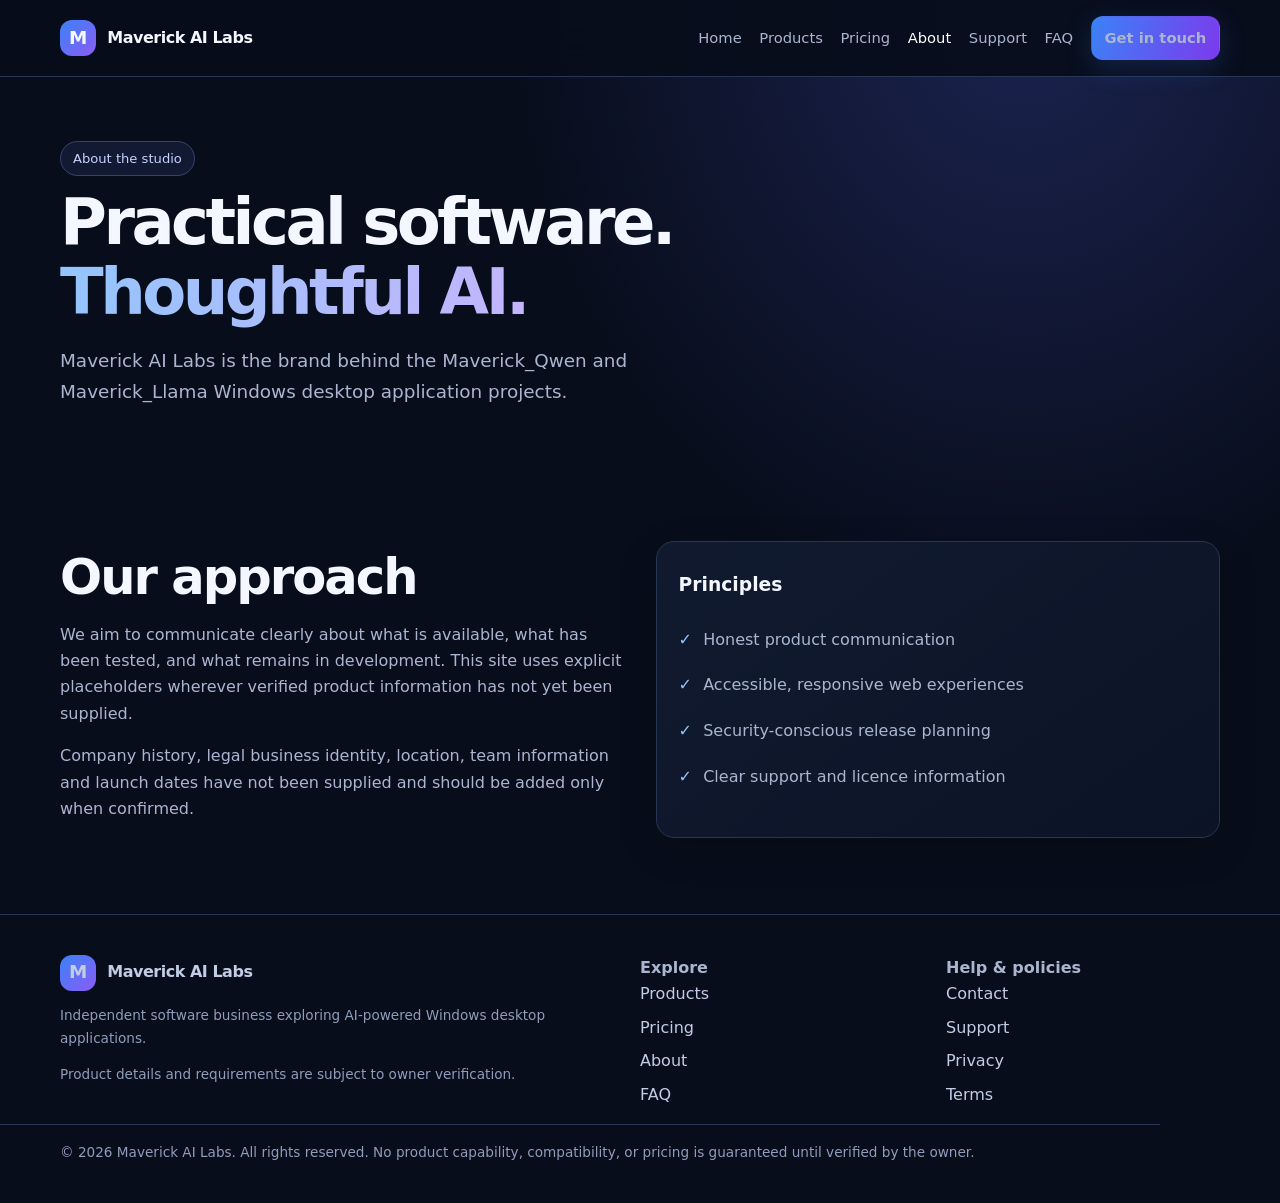
<file: about.html>
<!doctype html>
<html lang="en">
<head>
  <meta charset="utf-8">
  <meta name="viewport" content="width=device-width, initial-scale=1">

  <title>About | Maverick AI Labs</title>
  <meta name="description" content="Learn about Maverick AI Labs, an independent software business developing AI-powered desktop applications.">
  <meta name="theme-color" content="#080d1b">

  <meta property="og:type" content="website">
  <meta property="og:title" content="About | Maverick AI Labs">
  <meta property="og:description" content="Learn about Maverick AI Labs, an independent software business developing AI-powered desktop applications.">
  <meta property="og:site_name" content="Maverick AI Labs">

  <link rel="icon" href="favicon.svg" type="image/svg+xml">
  <link rel="stylesheet" href="styles.css">
</head>

<body>
  <a class="skip" href="#main">Skip to content</a>

  <header class="site-header">
    <div class="wrap nav">
      <a class="brand" href="index.html">
        <span class="brand-mark" aria-hidden="true">M</span>
        <span>Maverick AI Labs</span>
      </a>

      <button class="menu-toggle" type="button"
        aria-expanded="false" aria-controls="primary-nav">
        Menu
      </button>

      <nav class="nav-links" id="primary-nav" aria-label="Primary navigation">
        <a href="index.html">Home</a>
        <a href="products.html">Products</a>
        <a href="pricing.html">Pricing</a>
        <a href="about.html" aria-current="page">About</a>
        <a href="support.html">Support</a>
        <a href="faq.html">FAQ</a>
        <a class="button primary small" href="contact.html">Get in touch</a>
      </nav>
    </div>
  </header>

  <main id="main">
    <section class="page-hero">
      <div class="wrap">
        <span class="eyebrow">About the studio</span>
        <h1>
          Practical software.<br>
          <span class="gradient">Thoughtful AI.</span>
        </h1>
        <p class="lead">
          Maverick AI Labs is the brand behind the Maverick_Qwen and
          Maverick_Llama Windows desktop application projects.
        </p>
      </div>
    </section>

    <section class="section">
      <div class="wrap split">
        <div>
          <h2>Our approach</h2>
          <p class="muted">
            We aim to communicate clearly about what is available, what has
            been tested, and what remains in development. This site uses
            explicit placeholders wherever verified product information
            has not yet been supplied.
          </p>
          <p class="muted">
            Company history, legal business identity, location, team
            information and launch dates have not been supplied and should
            be added only when confirmed.
          </p>
        </div>

        <div class="card">
          <h3>Principles</h3>
          <ul class="feature-list">
            <li>Honest product communication</li>
            <li>Accessible, responsive web experiences</li>
            <li>Security-conscious release planning</li>
            <li>Clear support and licence information</li>
          </ul>
        </div>
      </div>
    </section>
  </main>

  <footer class="footer">
    <div class="wrap footer-grid">
      <div>
        <a class="brand" href="index.html">
          <span class="brand-mark" aria-hidden="true">M</span>
          <span>Maverick AI Labs</span>
        </a>
        <p class="tiny">
          Independent software business exploring AI-powered Windows
          desktop applications.
        </p>
        <p class="tiny">
          Product details and requirements are subject to owner verification.
        </p>
      </div>

      <div>
        <strong>Explore</strong>
        <div class="footer-links">
          <a href="products.html">Products</a>
          <a href="pricing.html">Pricing</a>
          <a href="about.html">About</a>
          <a href="faq.html">FAQ</a>
        </div>
      </div>

      <div>
        <strong>Help &amp; policies</strong>
        <div class="footer-links">
          <a href="contact.html">Contact</a>
          <a href="support.html">Support</a>
          <a href="privacy.html">Privacy</a>
          <a href="terms.html">Terms</a>
        </div>
      </div>
    </div>

    <div class="wrap divider"></div>

    <div class="wrap tiny">
      © <span id="year">2026</span> Maverick AI Labs. All rights reserved.
      No product capability, compatibility, or pricing is guaranteed
      until verified by the owner.
    </div>
  </footer>

  <script src="config.js" defer></script>
  <script src="main.js" defer></script>
</body>
</html>
</file>
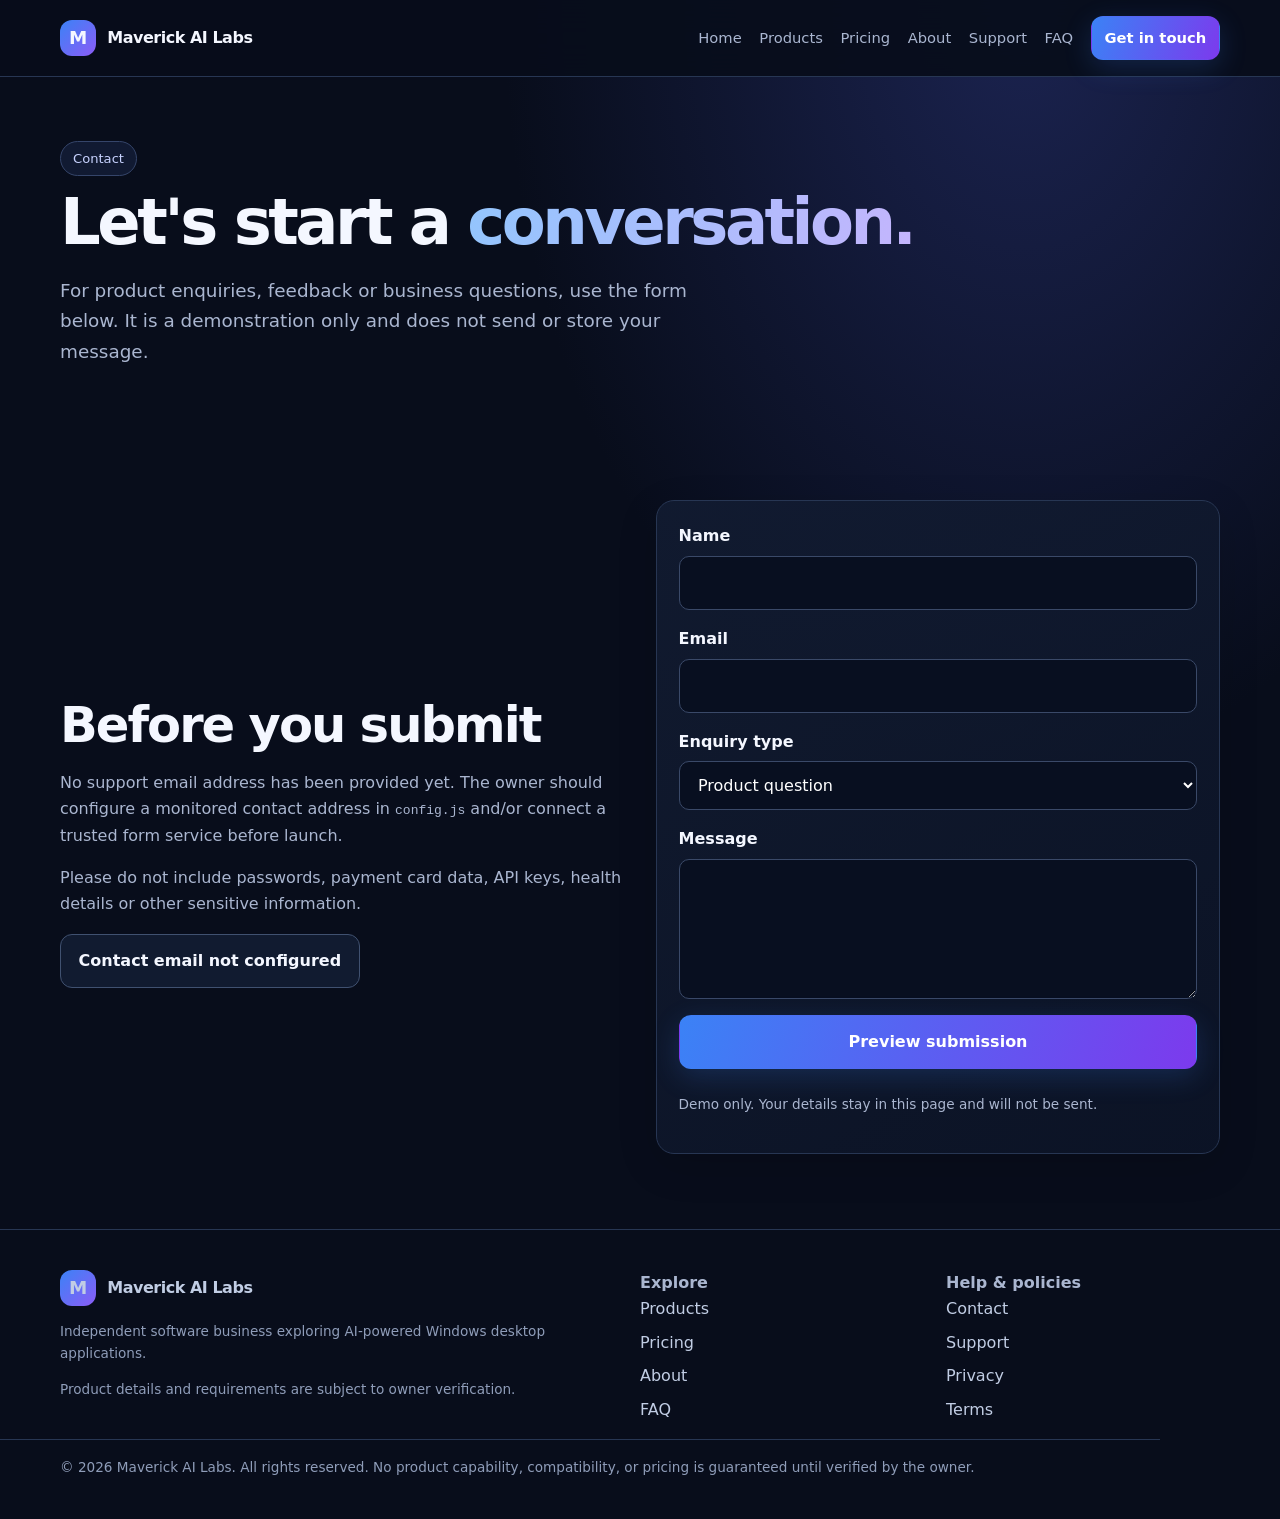
<file: contact.html>
<!doctype html>
<html lang="en">
<head>
  <meta charset="utf-8">
  <meta name="viewport" content="width=device-width, initial-scale=1">

  <title>Contact | Maverick AI Labs</title>
  <meta name="description" content="Contact Maverick AI Labs about product questions, launch interest and business enquiries.">
  <meta name="theme-color" content="#080d1b">

  <meta property="og:type" content="website">
  <meta property="og:title" content="Contact | Maverick AI Labs">
  <meta property="og:description" content="Contact Maverick AI Labs about product questions, launch interest and business enquiries.">
  <meta property="og:site_name" content="Maverick AI Labs">

  <link rel="icon" href="favicon.svg" type="image/svg+xml">
  <link rel="stylesheet" href="styles.css">
</head>

<body>
  <a class="skip" href="#main">Skip to content</a>

  <header class="site-header">
    <div class="wrap nav">
      <a class="brand" href="index.html">
        <span class="brand-mark" aria-hidden="true">M</span>
        <span>Maverick AI Labs</span>
      </a>

      <button class="menu-toggle" type="button"
        aria-expanded="false" aria-controls="primary-nav">
        Menu
      </button>

      <nav class="nav-links" id="primary-nav" aria-label="Primary navigation">
        <a href="index.html">Home</a>
        <a href="products.html">Products</a>
        <a href="pricing.html">Pricing</a>
        <a href="about.html">About</a>
        <a href="support.html">Support</a>
        <a href="faq.html">FAQ</a>
        <a class="button primary small" href="contact.html" aria-current="page">Get in touch</a>
      </nav>
    </div>
  </header>

  <main id="main">
    <section class="page-hero">
      <div class="wrap">
        <span class="eyebrow">Contact</span>
        <h1>Let's start a <span class="gradient">conversation.</span></h1>
        <p class="lead">
          For product enquiries, feedback or business questions, use the form
          below. It is a demonstration only and does not send or store your message.
        </p>
      </div>
    </section>

    <section class="section">
      <div class="wrap split">
        <div class="content">
          <h2>Before you submit</h2>
          <p class="muted">
            No support email address has been provided yet. The owner should
            configure a monitored contact address in <code>config.js</code>
            and/or connect a trusted form service before launch.
          </p>
          <p class="muted">
            Please do not include passwords, payment card data, API keys,
            health details or other sensitive information.
          </p>
          <a data-contact-email href="mailto:" class="button secondary">
            Contact email not configured
          </a>
        </div>

        <div class="card">
          <form class="form" data-demo-form>
            <div class="field">
              <label for="name">Name</label>
              <input id="name" name="name" autocomplete="name"
                required maxlength="100">
            </div>

            <div class="field">
              <label for="email">Email</label>
              <input id="email" name="email" type="email"
                autocomplete="email" required maxlength="254">
            </div>

            <div class="field">
              <label for="topic">Enquiry type</label>
              <select id="topic" name="topic">
                <option>Product question</option>
                <option>Launch interest</option>
                <option>Business enquiry</option>
                <option>Other</option>
              </select>
            </div>

            <div class="field">
              <label for="message">Message</label>
              <textarea id="message" name="message"
                required maxlength="3000"></textarea>
            </div>

            <button class="button primary" type="submit">
              Preview submission
            </button>

            <p class="tiny" role="status" aria-live="polite">
              Demo only. Your details stay in this page and will not be sent.
            </p>
          </form>
        </div>
      </div>
    </section>
  </main>

  <footer class="footer">
    <div class="wrap footer-grid">
      <div>
        <a class="brand" href="index.html">
          <span class="brand-mark" aria-hidden="true">M</span>
          <span>Maverick AI Labs</span>
        </a>
        <p class="tiny">
          Independent software business exploring AI-powered Windows
          desktop applications.
        </p>
        <p class="tiny">
          Product details and requirements are subject to owner verification.
        </p>
      </div>

      <div>
        <strong>Explore</strong>
        <div class="footer-links">
          <a href="products.html">Products</a>
          <a href="pricing.html">Pricing</a>
          <a href="about.html">About</a>
          <a href="faq.html">FAQ</a>
        </div>
      </div>

      <div>
        <strong>Help &amp; policies</strong>
        <div class="footer-links">
          <a href="contact.html">Contact</a>
          <a href="support.html">Support</a>
          <a href="privacy.html">Privacy</a>
          <a href="terms.html">Terms</a>
        </div>
      </div>
    </div>

    <div class="wrap divider"></div>

    <div class="wrap tiny">
      © <span id="year">2026</span> Maverick AI Labs. All rights reserved.
      No product capability, compatibility, or pricing is guaranteed
      until verified by the owner.
    </div>
  </footer>

  <script src="config.js" defer></script>
  <script src="main.js" defer></script>
</body>
</html>
</file>
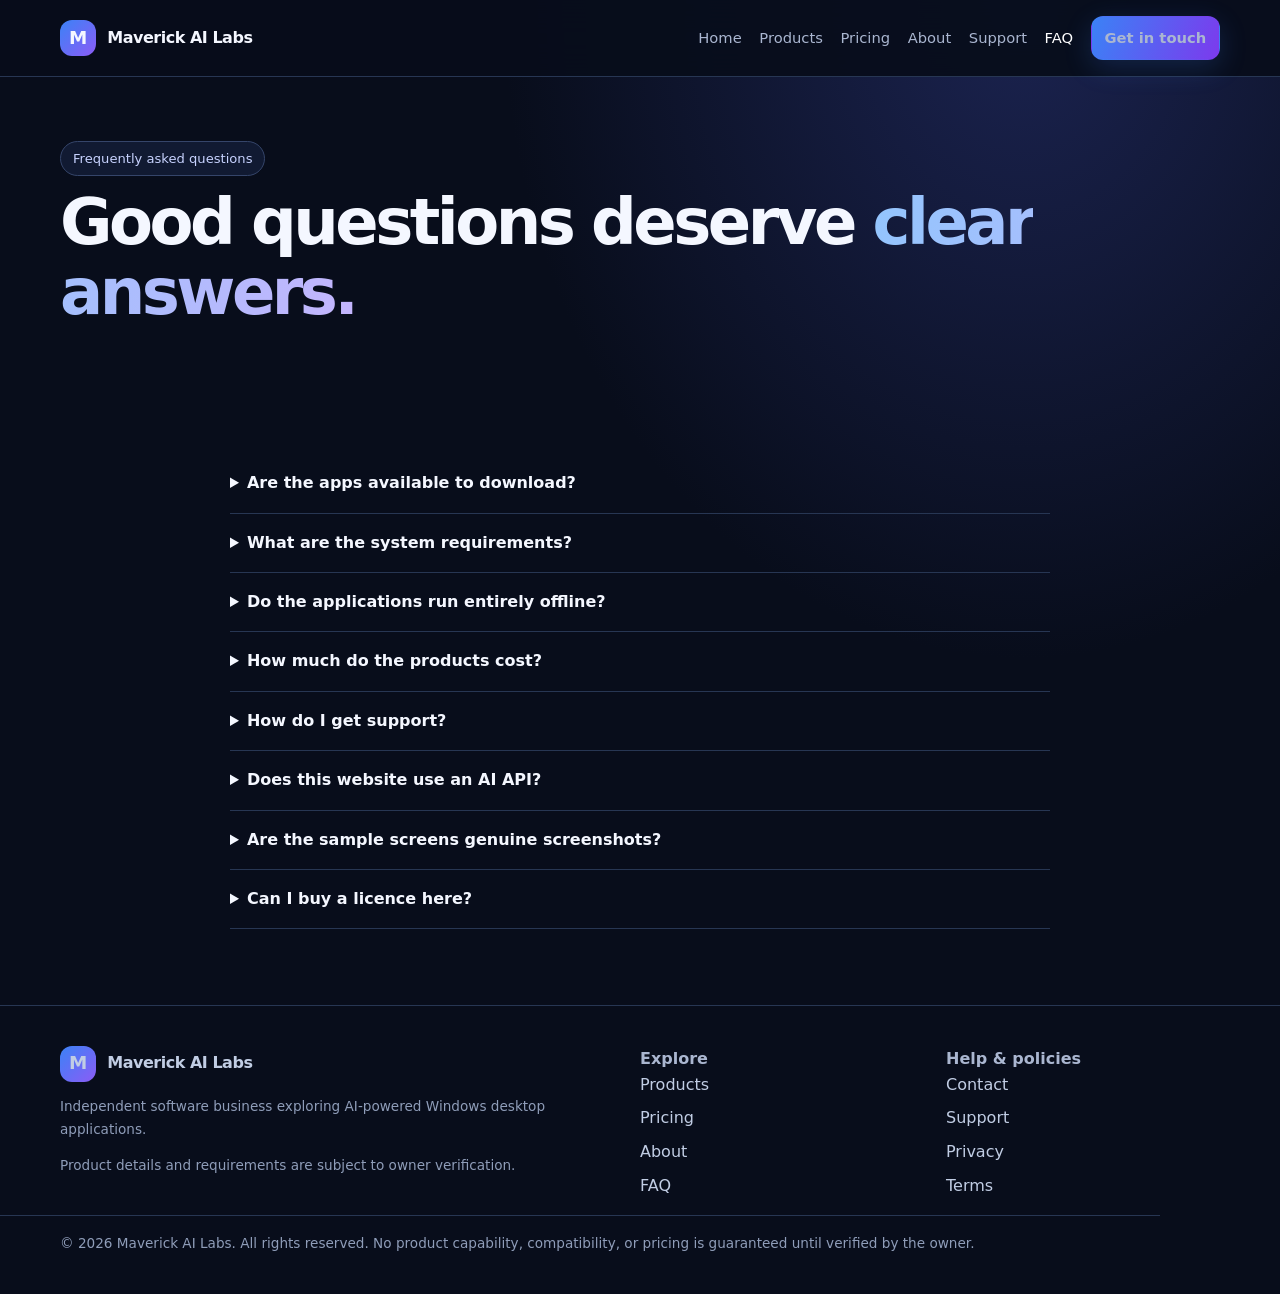
<file: faq.html>
<!doctype html>
<html lang="en">
<head>
  <meta charset="utf-8">
  <meta name="viewport" content="width=device-width, initial-scale=1">

  <title>FAQ | Maverick AI Labs</title>
  <meta name="description" content="Frequently asked questions about Maverick AI Labs, Maverick_Qwen, Maverick_Llama, availability and installation.">
  <meta name="theme-color" content="#080d1b">

  <meta property="og:type" content="website">
  <meta property="og:title" content="FAQ | Maverick AI Labs">
  <meta property="og:description" content="Frequently asked questions about Maverick AI Labs, Maverick_Qwen, Maverick_Llama, availability and installation.">
  <meta property="og:site_name" content="Maverick AI Labs">

  <link rel="icon" href="favicon.svg" type="image/svg+xml">
  <link rel="stylesheet" href="styles.css">
</head>

<body>
  <a class="skip" href="#main">Skip to content</a>

  <header class="site-header">
    <div class="wrap nav">
      <a class="brand" href="index.html">
        <span class="brand-mark" aria-hidden="true">M</span>
        <span>Maverick AI Labs</span>
      </a>

      <button class="menu-toggle" type="button"
        aria-expanded="false" aria-controls="primary-nav">
        Menu
      </button>

      <nav class="nav-links" id="primary-nav" aria-label="Primary navigation">
        <a href="index.html">Home</a>
        <a href="products.html">Products</a>
        <a href="pricing.html">Pricing</a>
        <a href="about.html">About</a>
        <a href="support.html">Support</a>
        <a href="faq.html" aria-current="page">FAQ</a>
        <a class="button primary small" href="contact.html">Get in touch</a>
      </nav>
    </div>
  </header>

  <main id="main">
    <section class="page-hero">
      <div class="wrap">
        <span class="eyebrow">Frequently asked questions</span>
        <h1>Good questions deserve <span class="gradient">clear answers.</span></h1>
      </div>
    </section>

    <section class="section">
      <div class="wrap content">

        <details class="faq-item">
          <summary>Are the apps available to download?</summary>
          <p>
            No verified download or installer is published on this website yet.
            A download link should be added only after the owner confirms a
            release artifact and official distribution source.
          </p>
        </details>

        <details class="faq-item">
          <summary>What are the system requirements?</summary>
          <p>
            Verified Windows versions, CPU, RAM, storage and GPU requirements
            have not been supplied. Check the relevant product page after the
            owner publishes tested requirements.
          </p>
        </details>

        <details class="faq-item">
          <summary>Do the applications run entirely offline?</summary>
          <p>
            This has not been verified. Offline behaviour, model downloads,
            telemetry and network requirements must be documented from actual
            product testing before making a claim.
          </p>
        </details>

        <details class="faq-item">
          <summary>How much do the products cost?</summary>
          <p>
            Pricing has not been announced. The site does not accept payments.
          </p>
        </details>

        <details class="faq-item">
          <summary>How do I get support?</summary>
          <p>
            The website has a demo contact form but no connected ticketing
            service. A monitored contact channel must be configured before launch.
          </p>
        </details>

        <details class="faq-item">
          <summary>Does this website use an AI API?</summary>
          <p>
            No. This is a static marketing website and it does not connect to
            a paid AI API or run either desktop application.
          </p>
        </details>

        <details class="faq-item">
          <summary>Are the sample screens genuine screenshots?</summary>
          <p>
            No. They are clearly labelled illustrative mockups and do not show
            a live application.
          </p>
        </details>

        <details class="faq-item">
          <summary>Can I buy a licence here?</summary>
          <p>
            No. There is no checkout, payment processor or automated licence
            delivery. Licence terms must be finalized before sales begin.
          </p>
        </details>

      </div>
    </section>
  </main>

  <footer class="footer">
    <div class="wrap footer-grid">
      <div>
        <a class="brand" href="index.html">
          <span class="brand-mark" aria-hidden="true">M</span>
          <span>Maverick AI Labs</span>
        </a>
        <p class="tiny">
          Independent software business exploring AI-powered Windows
          desktop applications.
        </p>
        <p class="tiny">
          Product details and requirements are subject to owner verification.
        </p>
      </div>

      <div>
        <strong>Explore</strong>
        <div class="footer-links">
          <a href="products.html">Products</a>
          <a href="pricing.html">Pricing</a>
          <a href="about.html">About</a>
          <a href="faq.html">FAQ</a>
        </div>
      </div>

      <div>
        <strong>Help &amp; policies</strong>
        <div class="footer-links">
          <a href="contact.html">Contact</a>
          <a href="support.html">Support</a>
          <a href="privacy.html">Privacy</a>
          <a href="terms.html">Terms</a>
        </div>
      </div>
    </div>

    <div class="wrap divider"></div>

    <div class="wrap tiny">
      © <span id="year">2026</span> Maverick AI Labs. All rights reserved.
      No product capability, compatibility, or pricing is guaranteed
      until verified by the owner.
    </div>
  </footer>

  <script src="config.js" defer></script>
  <script src="main.js" defer></script>
</body>
</html>
</file>
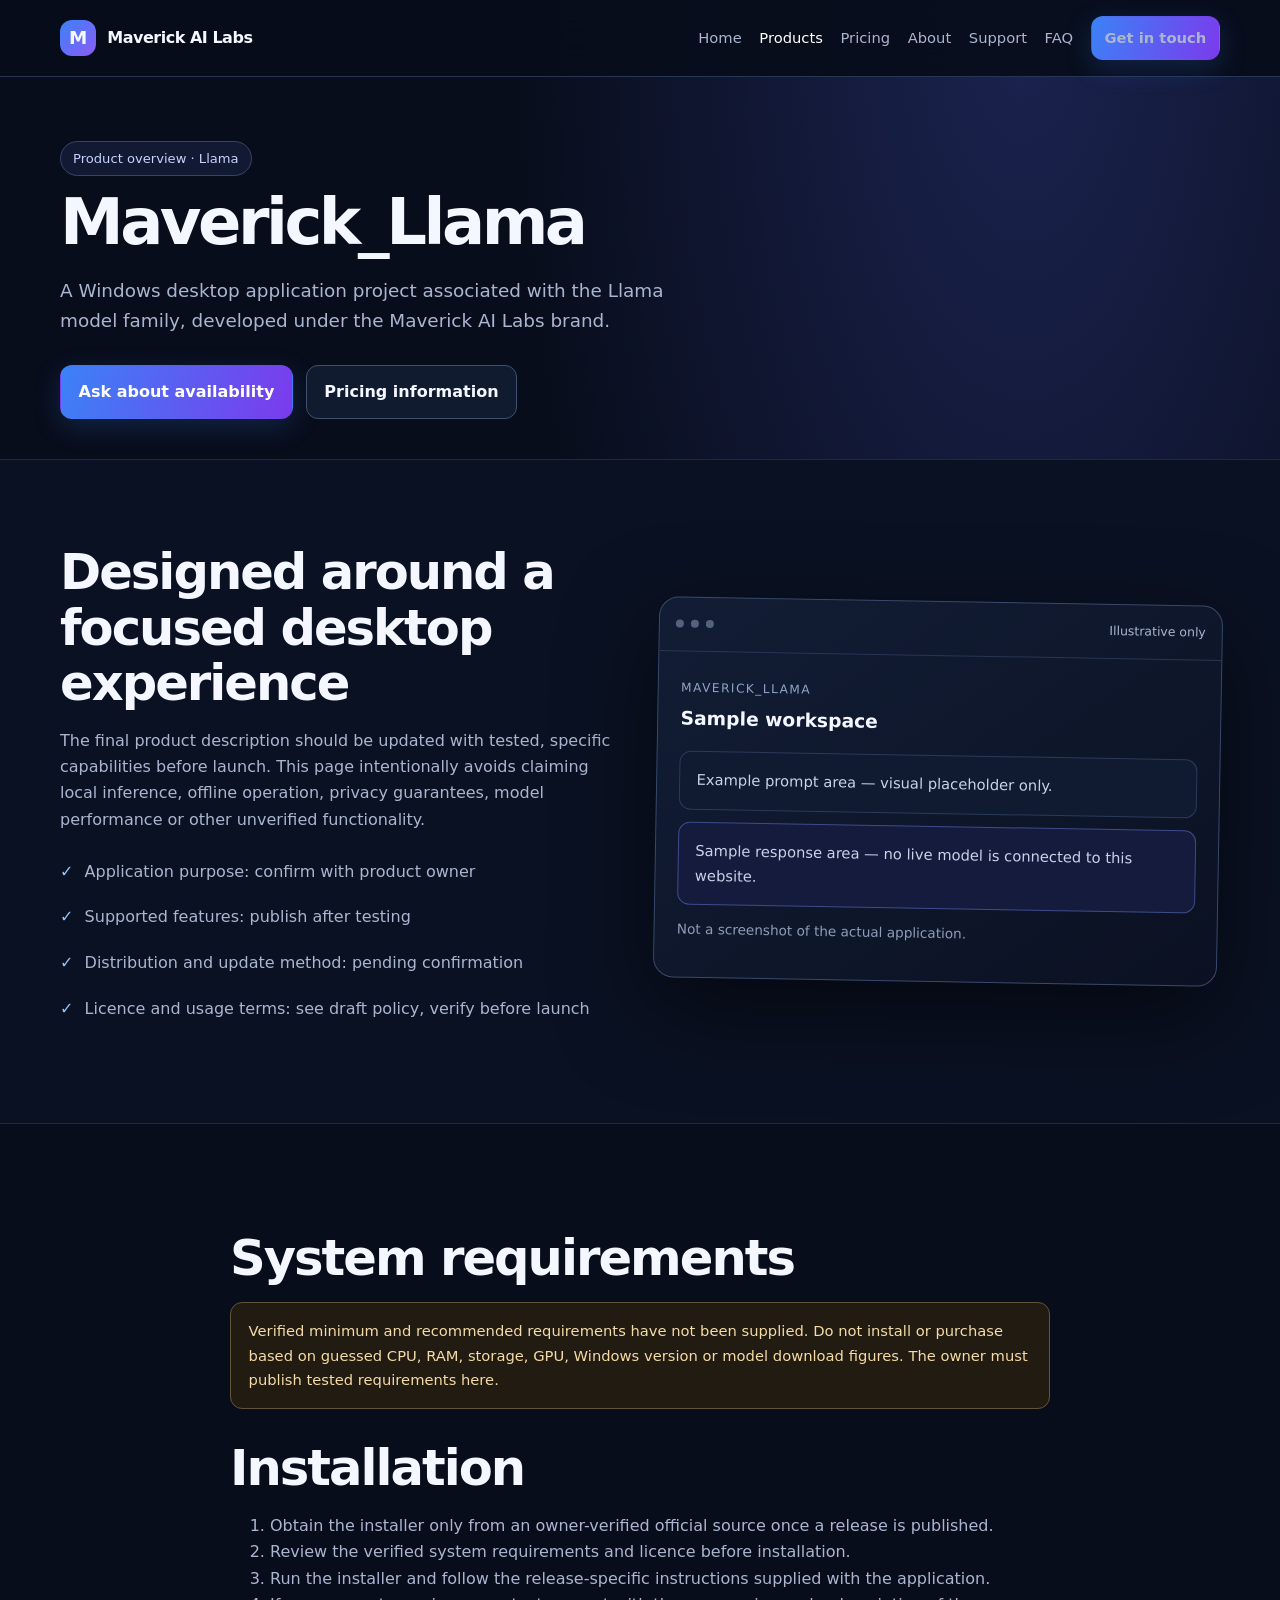
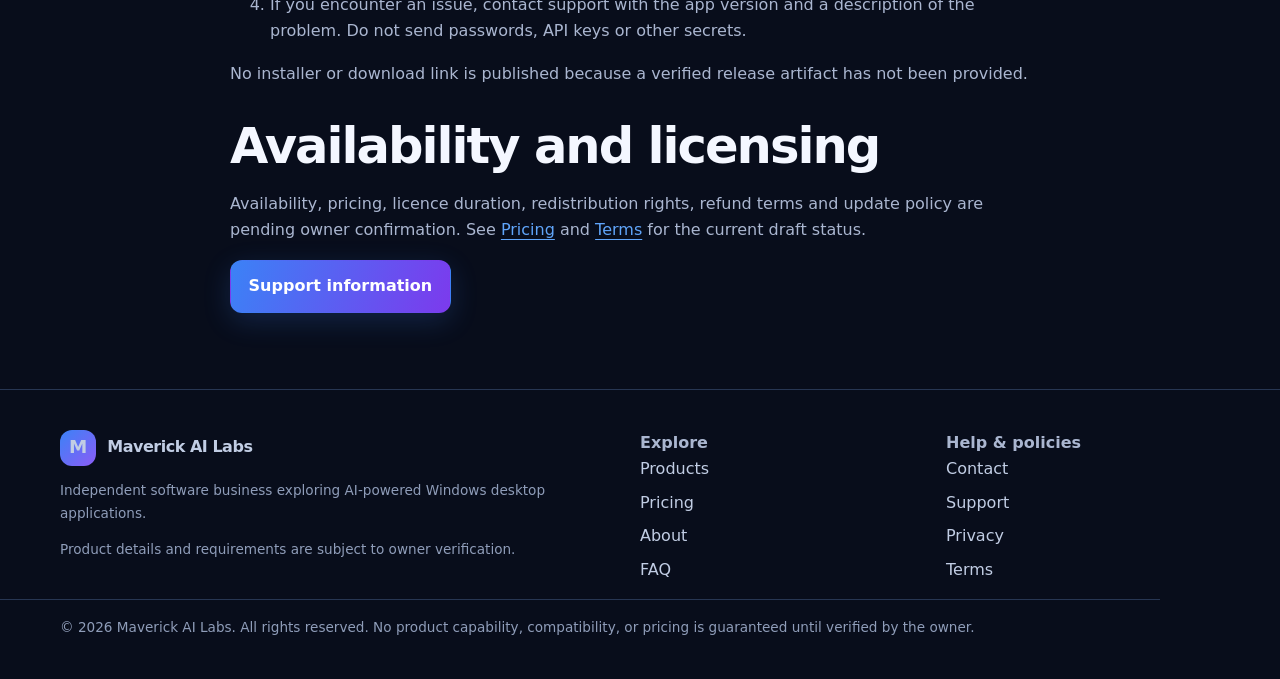
<file: maverick-llama.html>
<!doctype html>
<html lang="en">
<head>
  <meta charset="utf-8">
  <meta name="viewport" content="width=device-width, initial-scale=1">

  <title>Maverick_Llama | Maverick AI Labs</title>
  <meta name="description" content="Maverick_Llama is an AI-powered Windows desktop application project associated with the Llama model family. Features and requirements are pending verification.">
  <meta name="theme-color" content="#080d1b">

  <meta property="og:type" content="website">
  <meta property="og:title" content="Maverick_Llama | Maverick AI Labs">
  <meta property="og:description" content="Maverick_Llama is an AI-powered Windows desktop application project associated with the Llama model family. Features and requirements are pending verification.">
  <meta property="og:site_name" content="Maverick AI Labs">

  <link rel="icon" href="favicon.svg" type="image/svg+xml">
  <link rel="stylesheet" href="styles.css">
</head>

<body>
  <a class="skip" href="#main">Skip to content</a>

  <header class="site-header">
    <div class="wrap nav">
      <a class="brand" href="index.html">
        <span class="brand-mark" aria-hidden="true">M</span>
        <span>Maverick AI Labs</span>
      </a>

      <button class="menu-toggle" type="button"
        aria-expanded="false" aria-controls="primary-nav">
        Menu
      </button>

      <nav class="nav-links" id="primary-nav" aria-label="Primary navigation">
        <a href="index.html">Home</a>
        <a href="products.html" aria-current="page">Products</a>
        <a href="pricing.html">Pricing</a>
        <a href="about.html">About</a>
        <a href="support.html">Support</a>
        <a href="faq.html">FAQ</a>
        <a class="button primary small" href="contact.html">Get in touch</a>
      </nav>
    </div>
  </header>

  <main id="main">
    <section class="page-hero">
      <div class="wrap">
        <span class="eyebrow">Product overview · Llama</span>
        <h1>Maverick_Llama</h1>
        <p class="lead">
          A Windows desktop application project associated with the Llama
          model family, developed under the Maverick AI Labs brand.
        </p>
        <div class="actions">
          <a class="button primary" href="contact.html">Ask about availability</a>
          <a class="button secondary" href="pricing.html">Pricing information</a>
        </div>
      </div>
    </section>

    <section class="section alt">
      <div class="wrap split">
        <div>
          <h2>Designed around a focused desktop experience</h2>
          <p class="muted">
            The final product description should be updated with tested,
            specific capabilities before launch. This page intentionally
            avoids claiming local inference, offline operation, privacy
            guarantees, model performance or other unverified functionality.
          </p>
          <ul class="feature-list">
            <li>Application purpose: confirm with product owner</li>
            <li>Supported features: publish after testing</li>
            <li>Distribution and update method: pending confirmation</li>
            <li>Licence and usage terms: see draft policy, verify before launch</li>
          </ul>
        </div>

        <div class="mock-window">
          <div class="window-bar">
            <i></i><i></i><i></i>
            <span class="window-title">Illustrative only</span>
          </div>
          <div class="mock-body">
            <span class="mock-label">Maverick_Llama</span>
            <h3>Sample workspace</h3>
            <div class="chat">
              Example prompt area — visual placeholder only.
            </div>
            <div class="chat answer">
              Sample response area — no live model is connected to this website.
            </div>
            <p class="tiny">Not a screenshot of the actual application.</p>
          </div>
        </div>
      </div>
    </section>

    <section class="section">
      <div class="wrap content">
        <h2>System requirements</h2>
        <div class="notice">
          Verified minimum and recommended requirements have not been supplied.
          Do not install or purchase based on guessed CPU, RAM, storage, GPU,
          Windows version or model download figures. The owner must publish
          tested requirements here.
        </div>

        <h2>Installation</h2>
        <ol>
          <li>
            Obtain the installer only from an owner-verified official source
            once a release is published.
          </li>
          <li>
            Review the verified system requirements and licence before installation.
          </li>
          <li>
            Run the installer and follow the release-specific instructions
            supplied with the application.
          </li>
          <li>
            If you encounter an issue, contact support with the app version
            and a description of the problem. Do not send passwords, API keys
            or other secrets.
          </li>
        </ol>

        <p class="muted">
          No installer or download link is published because a verified
          release artifact has not been provided.
        </p>

        <h2>Availability and licensing</h2>
        <p class="muted">
          Availability, pricing, licence duration, redistribution rights,
          refund terms and update policy are pending owner confirmation.
          See <a href="pricing.html">Pricing</a> and
          <a href="terms.html">Terms</a> for the current draft status.
        </p>

        <a class="button primary" href="support.html">Support information</a>
      </div>
    </section>
  </main>

  <footer class="footer">
    <div class="wrap footer-grid">
      <div>
        <a class="brand" href="index.html">
          <span class="brand-mark" aria-hidden="true">M</span>
          <span>Maverick AI Labs</span>
        </a>
        <p class="tiny">
          Independent software business exploring AI-powered Windows
          desktop applications.
        </p>
        <p class="tiny">
          Product details and requirements are subject to owner verification.
        </p>
      </div>

      <div>
        <strong>Explore</strong>
        <div class="footer-links">
          <a href="products.html">Products</a>
          <a href="pricing.html">Pricing</a>
          <a href="about.html">About</a>
          <a href="faq.html">FAQ</a>
        </div>
      </div>

      <div>
        <strong>Help &amp; policies</strong>
        <div class="footer-links">
          <a href="contact.html">Contact</a>
          <a href="support.html">Support</a>
          <a href="privacy.html">Privacy</a>
          <a href="terms.html">Terms</a>
        </div>
      </div>
    </div>

    <div class="wrap divider"></div>

    <div class="wrap tiny">
      © <span id="year">2026</span> Maverick AI Labs. All rights reserved.
      No product capability, compatibility, or pricing is guaranteed
      until verified by the owner.
    </div>
  </footer>

  <script src="config.js" defer></script>
  <script src="main.js" defer></script>
</body>
</html>
</file>
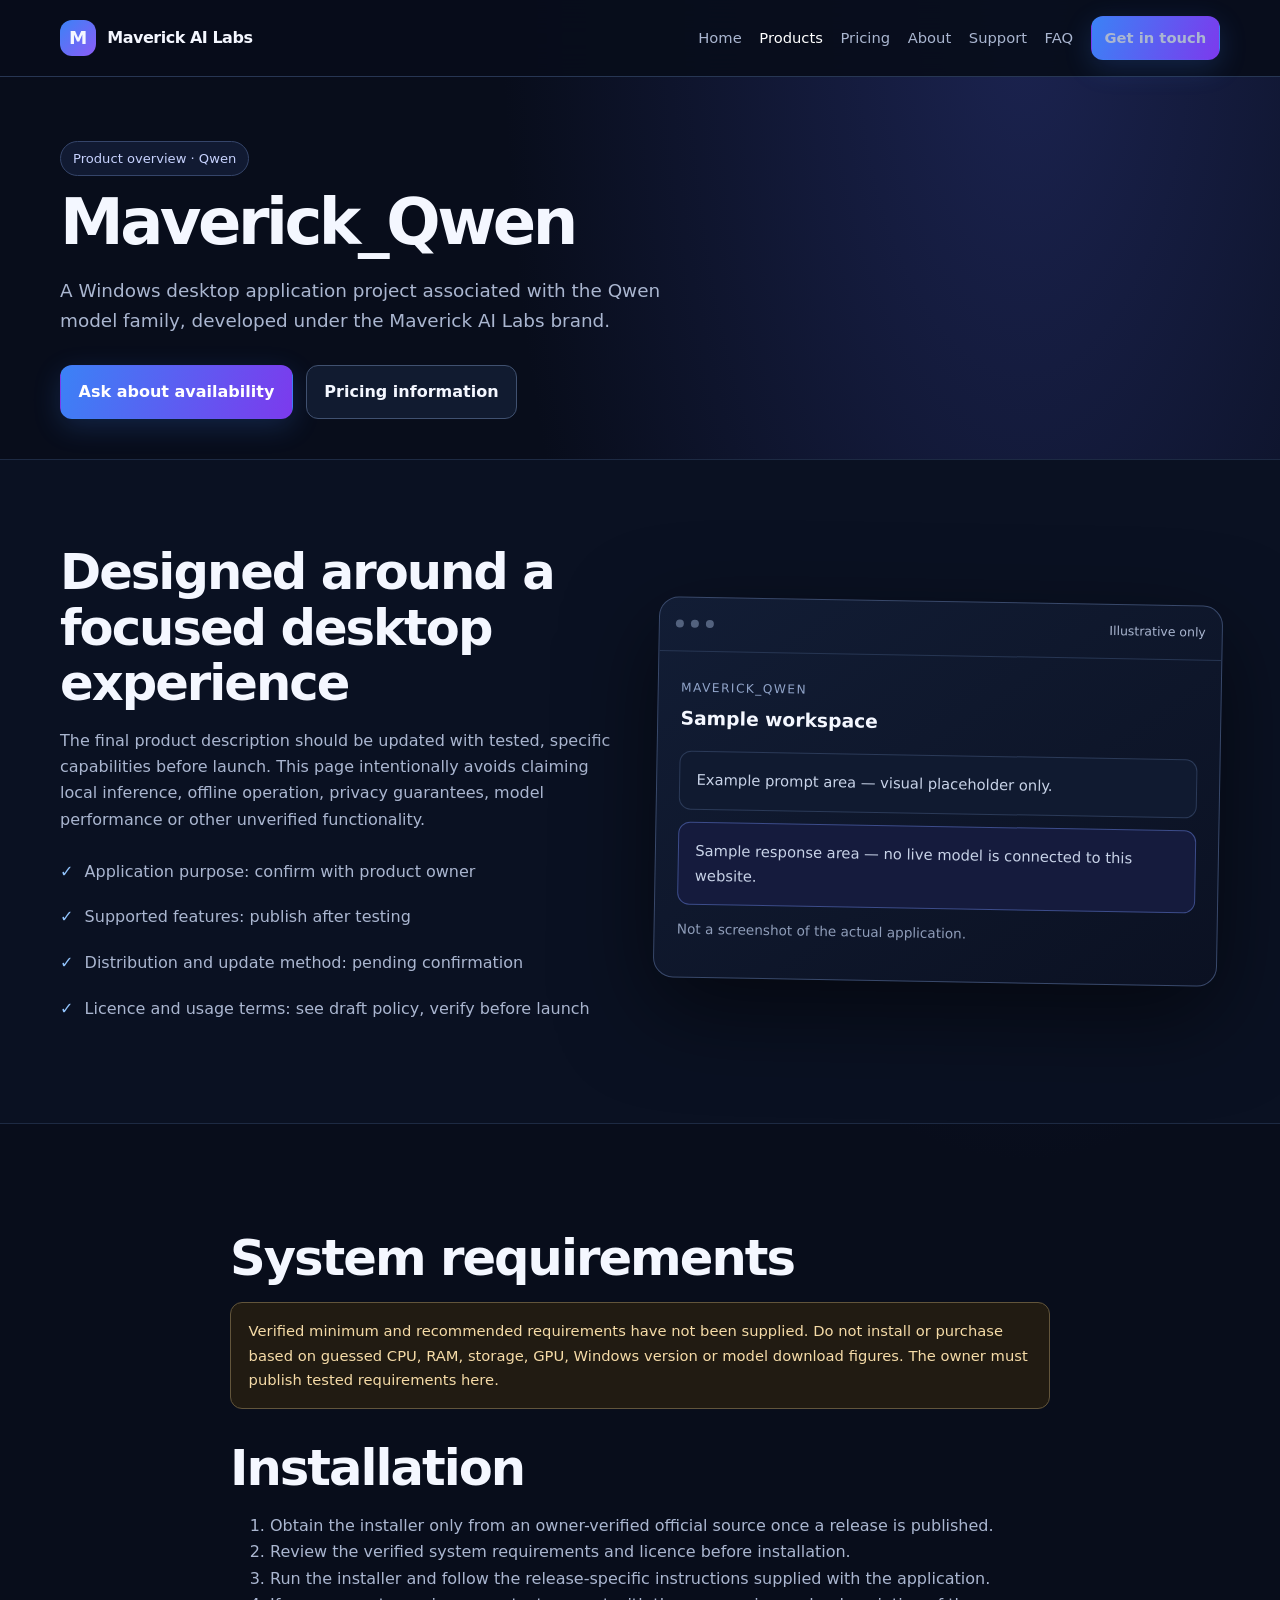
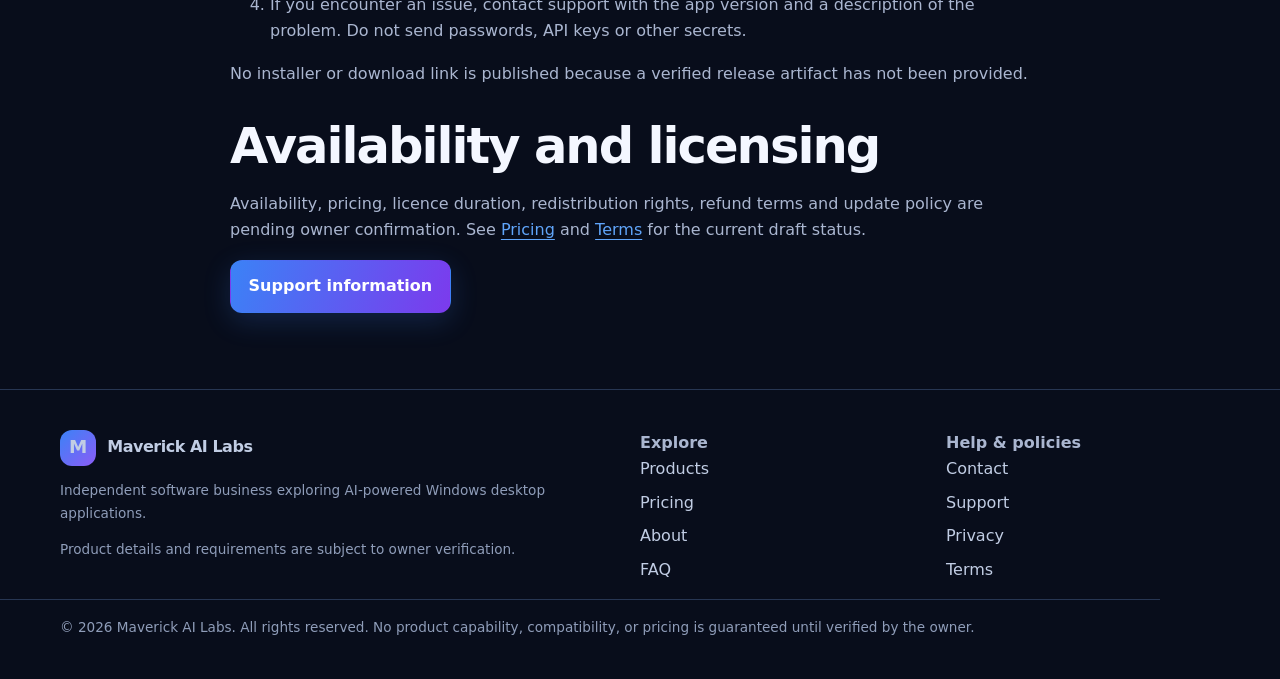
<file: maverick-qwen.html>
<!doctype html>
<html lang="en">
<head>
  <meta charset="utf-8">
  <meta name="viewport" content="width=device-width, initial-scale=1">

  <title>Maverick_Qwen | Maverick AI Labs</title>
  <meta name="description" content="Maverick_Qwen is an AI-powered Windows desktop application project associated with the Qwen model family. Features and requirements are pending verification.">
  <meta name="theme-color" content="#080d1b">

  <meta property="og:type" content="website">
  <meta property="og:title" content="Maverick_Qwen | Maverick AI Labs">
  <meta property="og:description" content="Maverick_Qwen is an AI-powered Windows desktop application project associated with the Qwen model family. Features and requirements are pending verification.">
  <meta property="og:site_name" content="Maverick AI Labs">

  <link rel="icon" href="favicon.svg" type="image/svg+xml">
  <link rel="stylesheet" href="styles.css">
</head>

<body>
  <a class="skip" href="#main">Skip to content</a>

  <header class="site-header">
    <div class="wrap nav">
      <a class="brand" href="index.html">
        <span class="brand-mark" aria-hidden="true">M</span>
        <span>Maverick AI Labs</span>
      </a>

      <button class="menu-toggle" type="button"
        aria-expanded="false" aria-controls="primary-nav">
        Menu
      </button>

      <nav class="nav-links" id="primary-nav" aria-label="Primary navigation">
        <a href="index.html">Home</a>
        <a href="products.html" aria-current="page">Products</a>
        <a href="pricing.html">Pricing</a>
        <a href="about.html">About</a>
        <a href="support.html">Support</a>
        <a href="faq.html">FAQ</a>
        <a class="button primary small" href="contact.html">Get in touch</a>
      </nav>
    </div>
  </header>

  <main id="main">
    <section class="page-hero">
      <div class="wrap">
        <span class="eyebrow">Product overview · Qwen</span>
        <h1>Maverick_Qwen</h1>
        <p class="lead">
          A Windows desktop application project associated with the Qwen
          model family, developed under the Maverick AI Labs brand.
        </p>
        <div class="actions">
          <a class="button primary" href="contact.html">Ask about availability</a>
          <a class="button secondary" href="pricing.html">Pricing information</a>
        </div>
      </div>
    </section>

    <section class="section alt">
      <div class="wrap split">
        <div>
          <h2>Designed around a focused desktop experience</h2>
          <p class="muted">
            The final product description should be updated with tested,
            specific capabilities before launch. This page intentionally
            avoids claiming local inference, offline operation, privacy
            guarantees, model performance or other unverified functionality.
          </p>
          <ul class="feature-list">
            <li>Application purpose: confirm with product owner</li>
            <li>Supported features: publish after testing</li>
            <li>Distribution and update method: pending confirmation</li>
            <li>Licence and usage terms: see draft policy, verify before launch</li>
          </ul>
        </div>

        <div class="mock-window">
          <div class="window-bar">
            <i></i><i></i><i></i>
            <span class="window-title">Illustrative only</span>
          </div>
          <div class="mock-body">
            <span class="mock-label">Maverick_Qwen</span>
            <h3>Sample workspace</h3>
            <div class="chat">
              Example prompt area — visual placeholder only.
            </div>
            <div class="chat answer">
              Sample response area — no live model is connected to this website.
            </div>
            <p class="tiny">Not a screenshot of the actual application.</p>
          </div>
        </div>
      </div>
    </section>

    <section class="section">
      <div class="wrap content">
        <h2>System requirements</h2>
        <div class="notice">
          Verified minimum and recommended requirements have not been supplied.
          Do not install or purchase based on guessed CPU, RAM, storage, GPU,
          Windows version or model download figures. The owner must publish
          tested requirements here.
        </div>

        <h2>Installation</h2>
        <ol>
          <li>
            Obtain the installer only from an owner-verified official source
            once a release is published.
          </li>
          <li>
            Review the verified system requirements and licence before installation.
          </li>
          <li>
            Run the installer and follow the release-specific instructions
            supplied with the application.
          </li>
          <li>
            If you encounter an issue, contact support with the app version
            and a description of the problem. Do not send passwords, API keys
            or other secrets.
          </li>
        </ol>

        <p class="muted">
          No installer or download link is published because a verified
          release artifact has not been provided.
        </p>

        <h2>Availability and licensing</h2>
        <p class="muted">
          Availability, pricing, licence duration, redistribution rights,
          refund terms and update policy are pending owner confirmation.
          See <a href="pricing.html">Pricing</a> and
          <a href="terms.html">Terms</a> for the current draft status.
        </p>

        <a class="button primary" href="support.html">Support information</a>
      </div>
    </section>
  </main>

  <footer class="footer">
    <div class="wrap footer-grid">
      <div>
        <a class="brand" href="index.html">
          <span class="brand-mark" aria-hidden="true">M</span>
          <span>Maverick AI Labs</span>
        </a>
        <p class="tiny">
          Independent software business exploring AI-powered Windows
          desktop applications.
        </p>
        <p class="tiny">
          Product details and requirements are subject to owner verification.
        </p>
      </div>

      <div>
        <strong>Explore</strong>
        <div class="footer-links">
          <a href="products.html">Products</a>
          <a href="pricing.html">Pricing</a>
          <a href="about.html">About</a>
          <a href="faq.html">FAQ</a>
        </div>
      </div>

      <div>
        <strong>Help &amp; policies</strong>
        <div class="footer-links">
          <a href="contact.html">Contact</a>
          <a href="support.html">Support</a>
          <a href="privacy.html">Privacy</a>
          <a href="terms.html">Terms</a>
        </div>
      </div>
    </div>

    <div class="wrap divider"></div>

    <div class="wrap tiny">
      © <span id="year">2026</span> Maverick AI Labs. All rights reserved.
      No product capability, compatibility, or pricing is guaranteed
      until verified by the owner.
    </div>
  </footer>

  <script src="config.js" defer></script>
  <script src="main.js" defer></script>
</body>
</html>
</file>
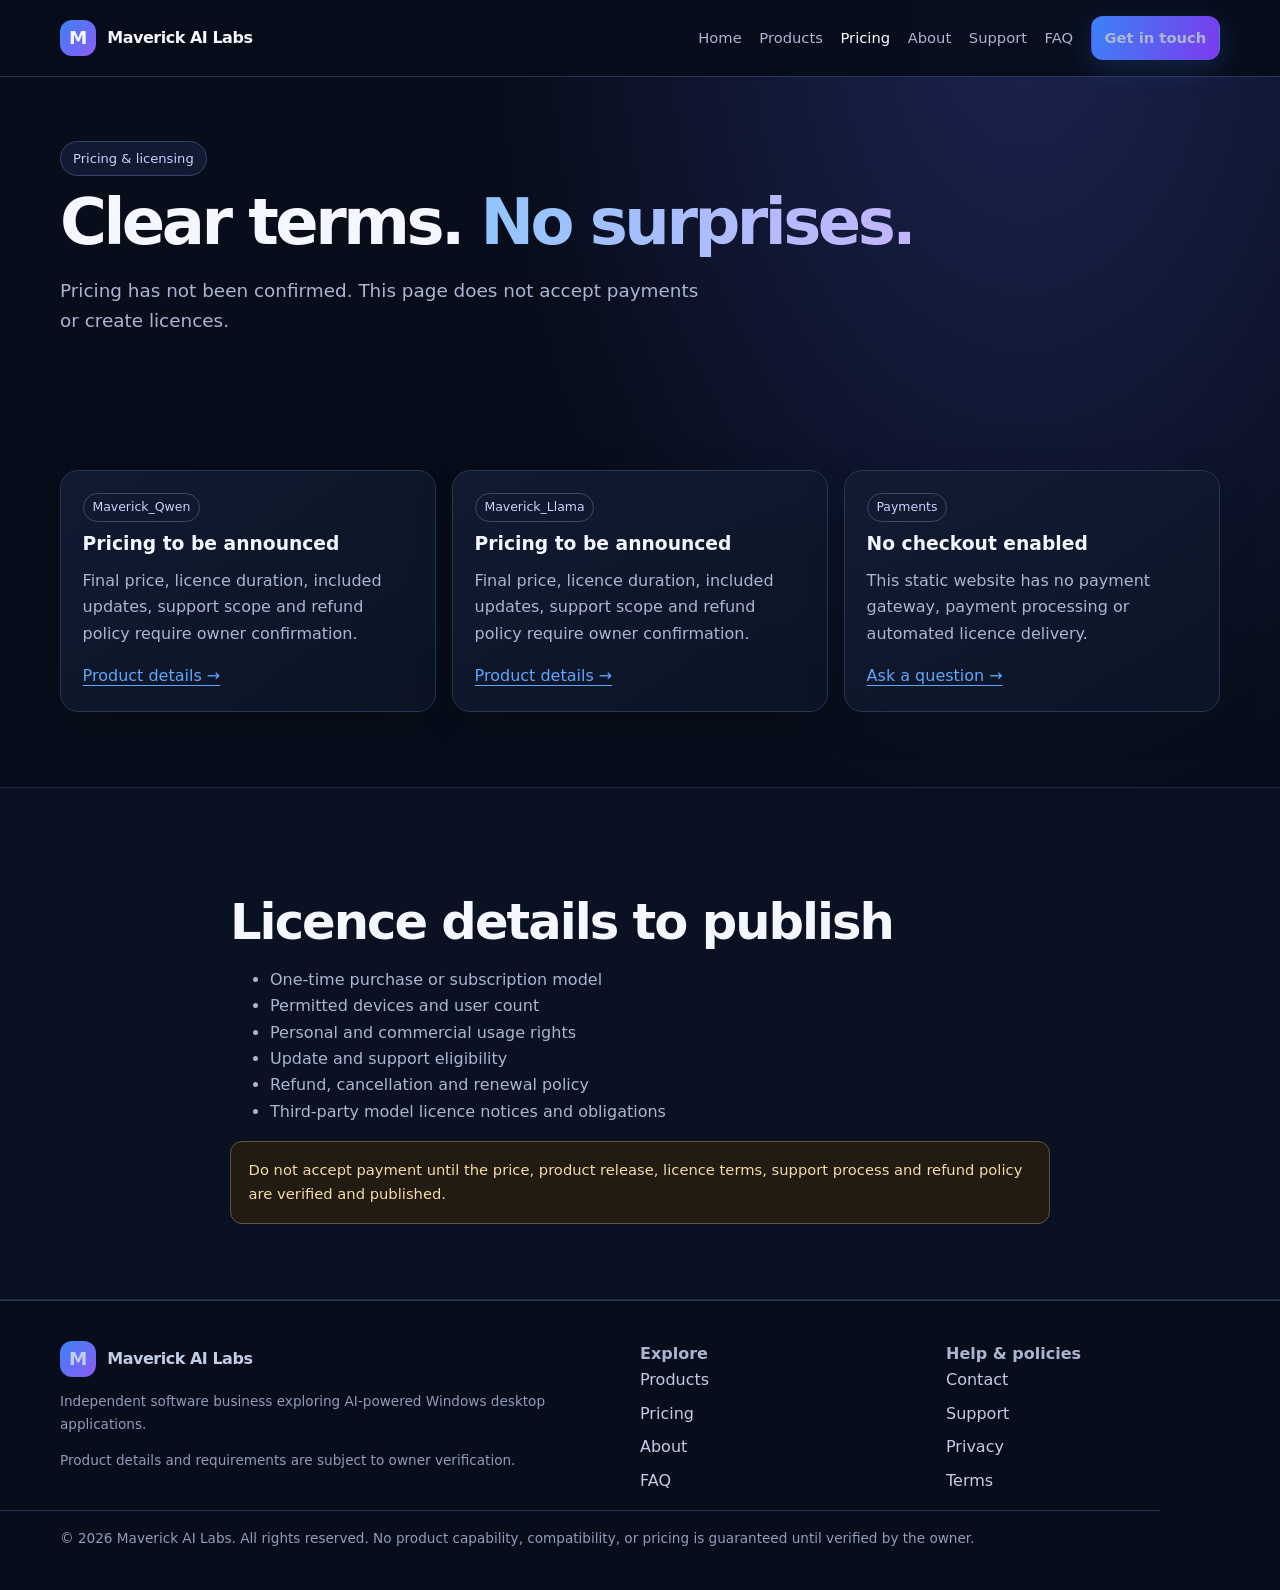
<file: pricing.html>
<!doctype html>
<html lang="en">
<head>
  <meta charset="utf-8">
  <meta name="viewport" content="width=device-width, initial-scale=1">

  <title>Pricing | Maverick AI Labs</title>
  <meta name="description" content="Pricing and licence information for Maverick_Qwen and Maverick_Llama. Prices are not yet announced.">
  <meta name="theme-color" content="#080d1b">

  <meta property="og:type" content="website">
  <meta property="og:title" content="Pricing | Maverick AI Labs">
  <meta property="og:description" content="Pricing and licence information for Maverick_Qwen and Maverick_Llama. Prices are not yet announced.">
  <meta property="og:site_name" content="Maverick AI Labs">

  <link rel="icon" href="favicon.svg" type="image/svg+xml">
  <link rel="stylesheet" href="styles.css">
</head>

<body>
  <a class="skip" href="#main">Skip to content</a>

  <header class="site-header">
    <div class="wrap nav">
      <a class="brand" href="index.html">
        <span class="brand-mark" aria-hidden="true">M</span>
        <span>Maverick AI Labs</span>
      </a>

      <button class="menu-toggle" type="button"
        aria-expanded="false" aria-controls="primary-nav">
        Menu
      </button>

      <nav class="nav-links" id="primary-nav" aria-label="Primary navigation">
        <a href="index.html">Home</a>
        <a href="products.html">Products</a>
        <a href="pricing.html" aria-current="page">Pricing</a>
        <a href="about.html">About</a>
        <a href="support.html">Support</a>
        <a href="faq.html">FAQ</a>
        <a class="button primary small" href="contact.html">Get in touch</a>
      </nav>
    </div>
  </header>

  <main id="main">
    <section class="page-hero">
      <div class="wrap">
        <span class="eyebrow">Pricing &amp; licensing</span>
        <h1>Clear terms. <span class="gradient">No surprises.</span></h1>
        <p class="lead">
          Pricing has not been confirmed. This page does not accept payments
          or create licences.
        </p>
      </div>
    </section>

    <section class="section">
      <div class="wrap grid">
        <article class="card">
          <span class="tag">Maverick_Qwen</span>
          <h3>Pricing to be announced</h3>
          <p>
            Final price, licence duration, included updates, support scope
            and refund policy require owner confirmation.
          </p>
          <a href="maverick-qwen.html">Product details →</a>
        </article>

        <article class="card">
          <span class="tag">Maverick_Llama</span>
          <h3>Pricing to be announced</h3>
          <p>
            Final price, licence duration, included updates, support scope
            and refund policy require owner confirmation.
          </p>
          <a href="maverick-llama.html">Product details →</a>
        </article>

        <article class="card">
          <span class="tag">Payments</span>
          <h3>No checkout enabled</h3>
          <p>
            This static website has no payment gateway, payment processing
            or automated licence delivery.
          </p>
          <a href="contact.html">Ask a question →</a>
        </article>
      </div>
    </section>

    <section class="section alt">
      <div class="wrap content">
        <h2>Licence details to publish</h2>
        <ul>
          <li>One-time purchase or subscription model</li>
          <li>Permitted devices and user count</li>
          <li>Personal and commercial usage rights</li>
          <li>Update and support eligibility</li>
          <li>Refund, cancellation and renewal policy</li>
          <li>Third-party model licence notices and obligations</li>
        </ul>

        <div class="notice">
          Do not accept payment until the price, product release, licence
          terms, support process and refund policy are verified and published.
        </div>
      </div>
    </section>
  </main>

  <footer class="footer">
    <div class="wrap footer-grid">
      <div>
        <a class="brand" href="index.html">
          <span class="brand-mark" aria-hidden="true">M</span>
          <span>Maverick AI Labs</span>
        </a>
        <p class="tiny">
          Independent software business exploring AI-powered Windows
          desktop applications.
        </p>
        <p class="tiny">
          Product details and requirements are subject to owner verification.
        </p>
      </div>

      <div>
        <strong>Explore</strong>
        <div class="footer-links">
          <a href="products.html">Products</a>
          <a href="pricing.html">Pricing</a>
          <a href="about.html">About</a>
          <a href="faq.html">FAQ</a>
        </div>
      </div>

      <div>
        <strong>Help &amp; policies</strong>
        <div class="footer-links">
          <a href="contact.html">Contact</a>
          <a href="support.html">Support</a>
          <a href="privacy.html">Privacy</a>
          <a href="terms.html">Terms</a>
        </div>
      </div>
    </div>

    <div class="wrap divider"></div>

    <div class="wrap tiny">
      © <span id="year">2026</span> Maverick AI Labs. All rights reserved.
      No product capability, compatibility, or pricing is guaranteed
      until verified by the owner.
    </div>
  </footer>

  <script src="config.js" defer></script>
  <script src="main.js" defer></script>
</body>
</html>
</file>
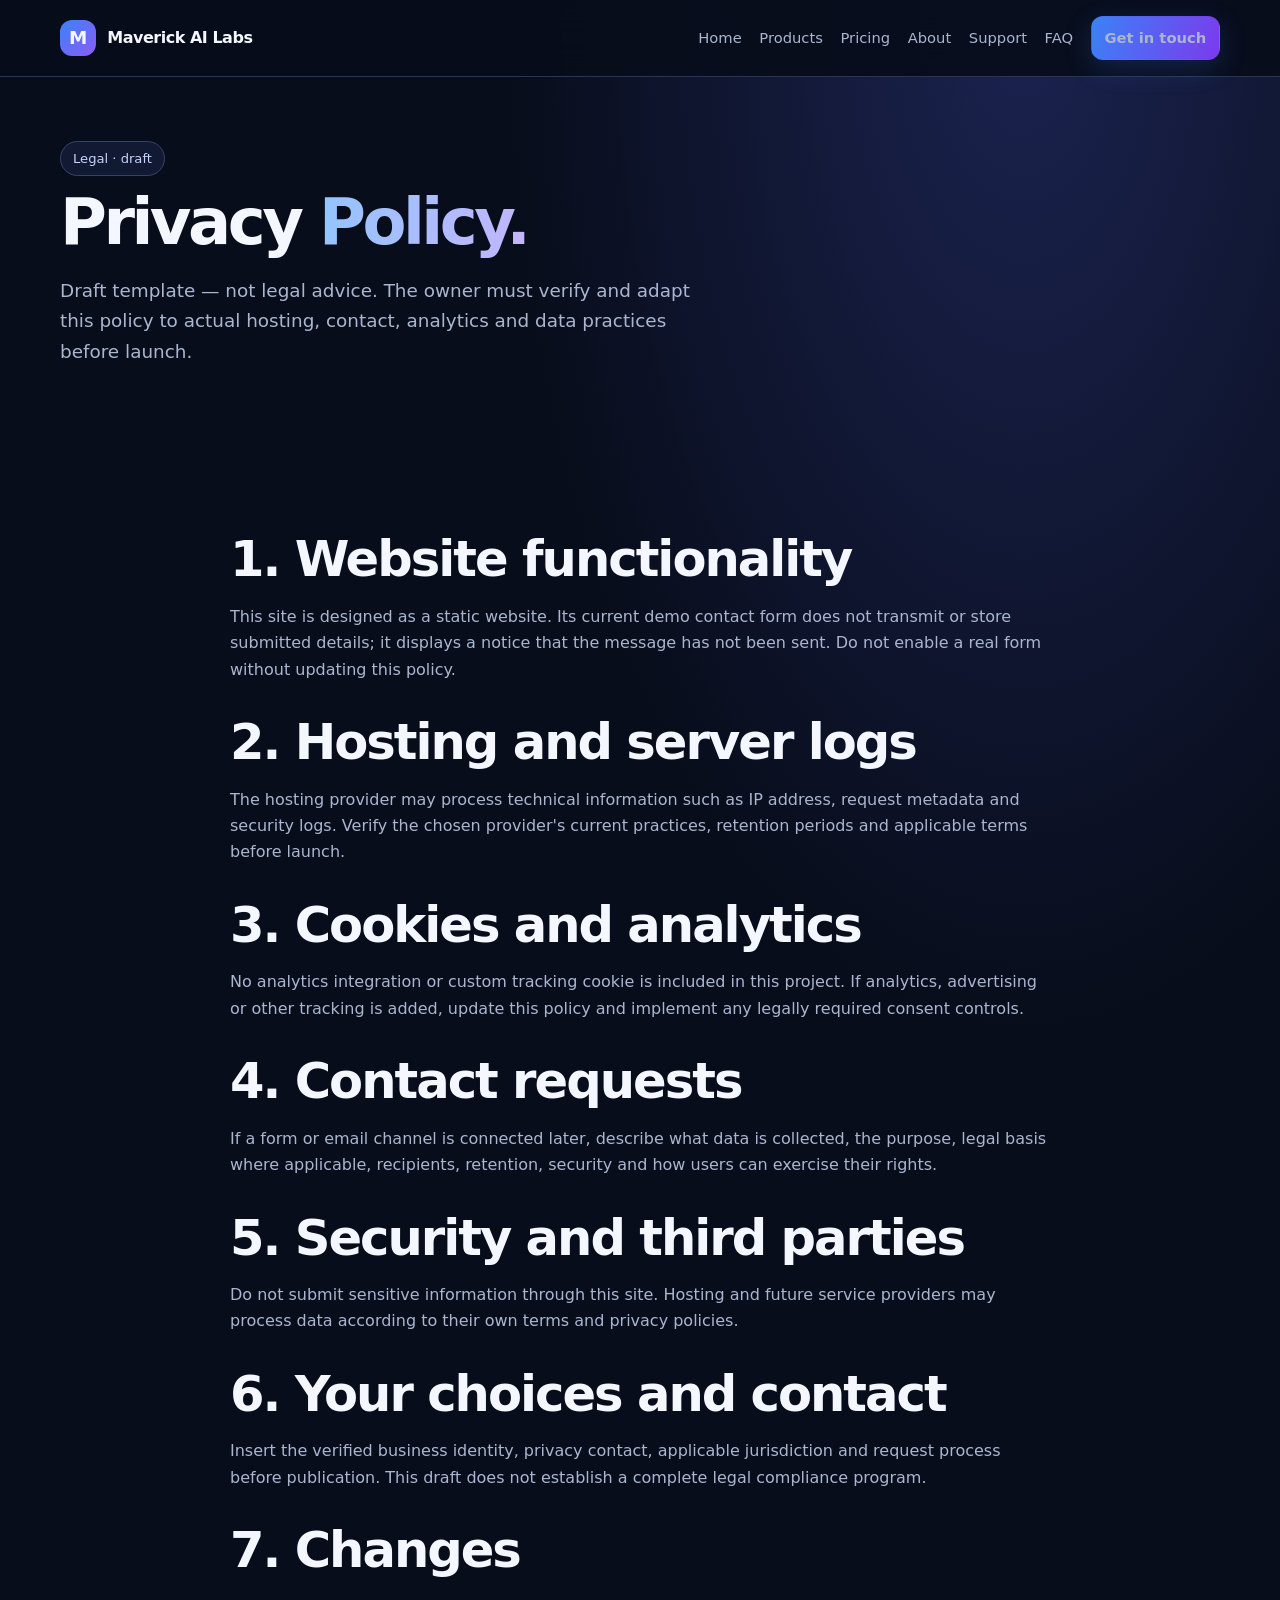
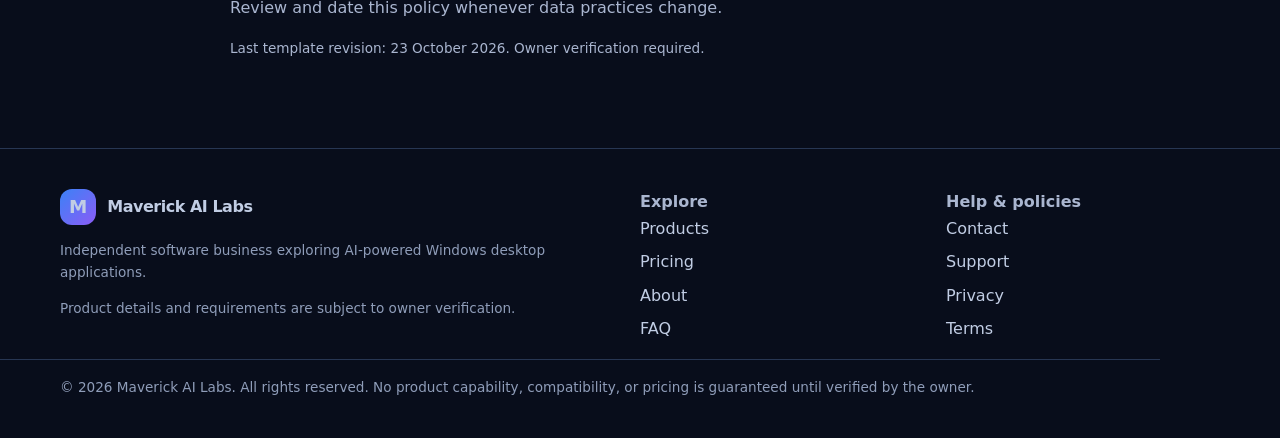
<file: privacy.html>
<!doctype html>
<html lang="en">
<head>
  <meta charset="utf-8">
  <meta name="viewport" content="width=device-width, initial-scale=1">

  <title>Privacy Policy | Maverick AI Labs</title>
  <meta name="description" content="Draft privacy policy for the Maverick AI Labs static website. Owner review and customization are required before launch.">
  <meta name="theme-color" content="#080d1b">

  <meta property="og:type" content="website">
  <meta property="og:title" content="Privacy Policy | Maverick AI Labs">
  <meta property="og:description" content="Draft privacy policy for the Maverick AI Labs static website. Owner review and customization are required before launch.">
  <meta property="og:site_name" content="Maverick AI Labs">

  <link rel="icon" href="favicon.svg" type="image/svg+xml">
  <link rel="stylesheet" href="styles.css">
</head>

<body>
  <a class="skip" href="#main">Skip to content</a>

  <header class="site-header">
    <div class="wrap nav">
      <a class="brand" href="index.html">
        <span class="brand-mark" aria-hidden="true">M</span>
        <span>Maverick AI Labs</span>
      </a>

      <button class="menu-toggle" type="button"
        aria-expanded="false" aria-controls="primary-nav">
        Menu
      </button>

      <nav class="nav-links" id="primary-nav" aria-label="Primary navigation">
        <a href="index.html">Home</a>
        <a href="products.html">Products</a>
        <a href="pricing.html">Pricing</a>
        <a href="about.html">About</a>
        <a href="support.html">Support</a>
        <a href="faq.html">FAQ</a>
        <a class="button primary small" href="contact.html">Get in touch</a>
      </nav>
    </div>
  </header>

  <main id="main">
    <section class="page-hero">
      <div class="wrap">
        <span class="eyebrow">Legal · draft</span>
        <h1>Privacy <span class="gradient">Policy.</span></h1>
        <p class="lead">
          Draft template — not legal advice. The owner must verify and adapt
          this policy to actual hosting, contact, analytics and data practices
          before launch.
        </p>
      </div>
    </section>

    <section class="section">
      <div class="wrap content">
        <h2>1. Website functionality</h2>
        <p>
          This site is designed as a static website. Its current demo contact
          form does not transmit or store submitted details; it displays a
          notice that the message has not been sent. Do not enable a real form
          without updating this policy.
        </p>

        <h2>2. Hosting and server logs</h2>
        <p>
          The hosting provider may process technical information such as IP
          address, request metadata and security logs. Verify the chosen
          provider's current practices, retention periods and applicable terms
          before launch.
        </p>

        <h2>3. Cookies and analytics</h2>
        <p>
          No analytics integration or custom tracking cookie is included in
          this project. If analytics, advertising or other tracking is added,
          update this policy and implement any legally required consent controls.
        </p>

        <h2>4. Contact requests</h2>
        <p>
          If a form or email channel is connected later, describe what data is
          collected, the purpose, legal basis where applicable, recipients,
          retention, security and how users can exercise their rights.
        </p>

        <h2>5. Security and third parties</h2>
        <p>
          Do not submit sensitive information through this site. Hosting and
          future service providers may process data according to their own
          terms and privacy policies.
        </p>

        <h2>6. Your choices and contact</h2>
        <p>
          Insert the verified business identity, privacy contact, applicable
          jurisdiction and request process before publication. This draft
          does not establish a complete legal compliance program.
        </p>

        <h2>7. Changes</h2>
        <p>Review and date this policy whenever data practices change.</p>

        <p class="tiny">
          Last template revision: 23 October 2026. Owner verification required.
        </p>
      </div>
    </section>
  </main>

  <footer class="footer">
    <div class="wrap footer-grid">
      <div>
        <a class="brand" href="index.html">
          <span class="brand-mark" aria-hidden="true">M</span>
          <span>Maverick AI Labs</span>
        </a>
        <p class="tiny">
          Independent software business exploring AI-powered Windows
          desktop applications.
        </p>
        <p class="tiny">
          Product details and requirements are subject to owner verification.
        </p>
      </div>

      <div>
        <strong>Explore</strong>
        <div class="footer-links">
          <a href="products.html">Products</a>
          <a href="pricing.html">Pricing</a>
          <a href="about.html">About</a>
          <a href="faq.html">FAQ</a>
        </div>
      </div>

      <div>
        <strong>Help &amp; policies</strong>
        <div class="footer-links">
          <a href="contact.html">Contact</a>
          <a href="support.html">Support</a>
          <a href="privacy.html">Privacy</a>
          <a href="terms.html">Terms</a>
        </div>
      </div>
    </div>

    <div class="wrap divider"></div>

    <div class="wrap tiny">
      © <span id="year">2026</span> Maverick AI Labs. All rights reserved.
      No product capability, compatibility, or pricing is guaranteed
      until verified by the owner.
    </div>
  </footer>

  <script src="config.js" defer></script>
  <script src="main.js" defer></script>
</body>
</html>
</file>
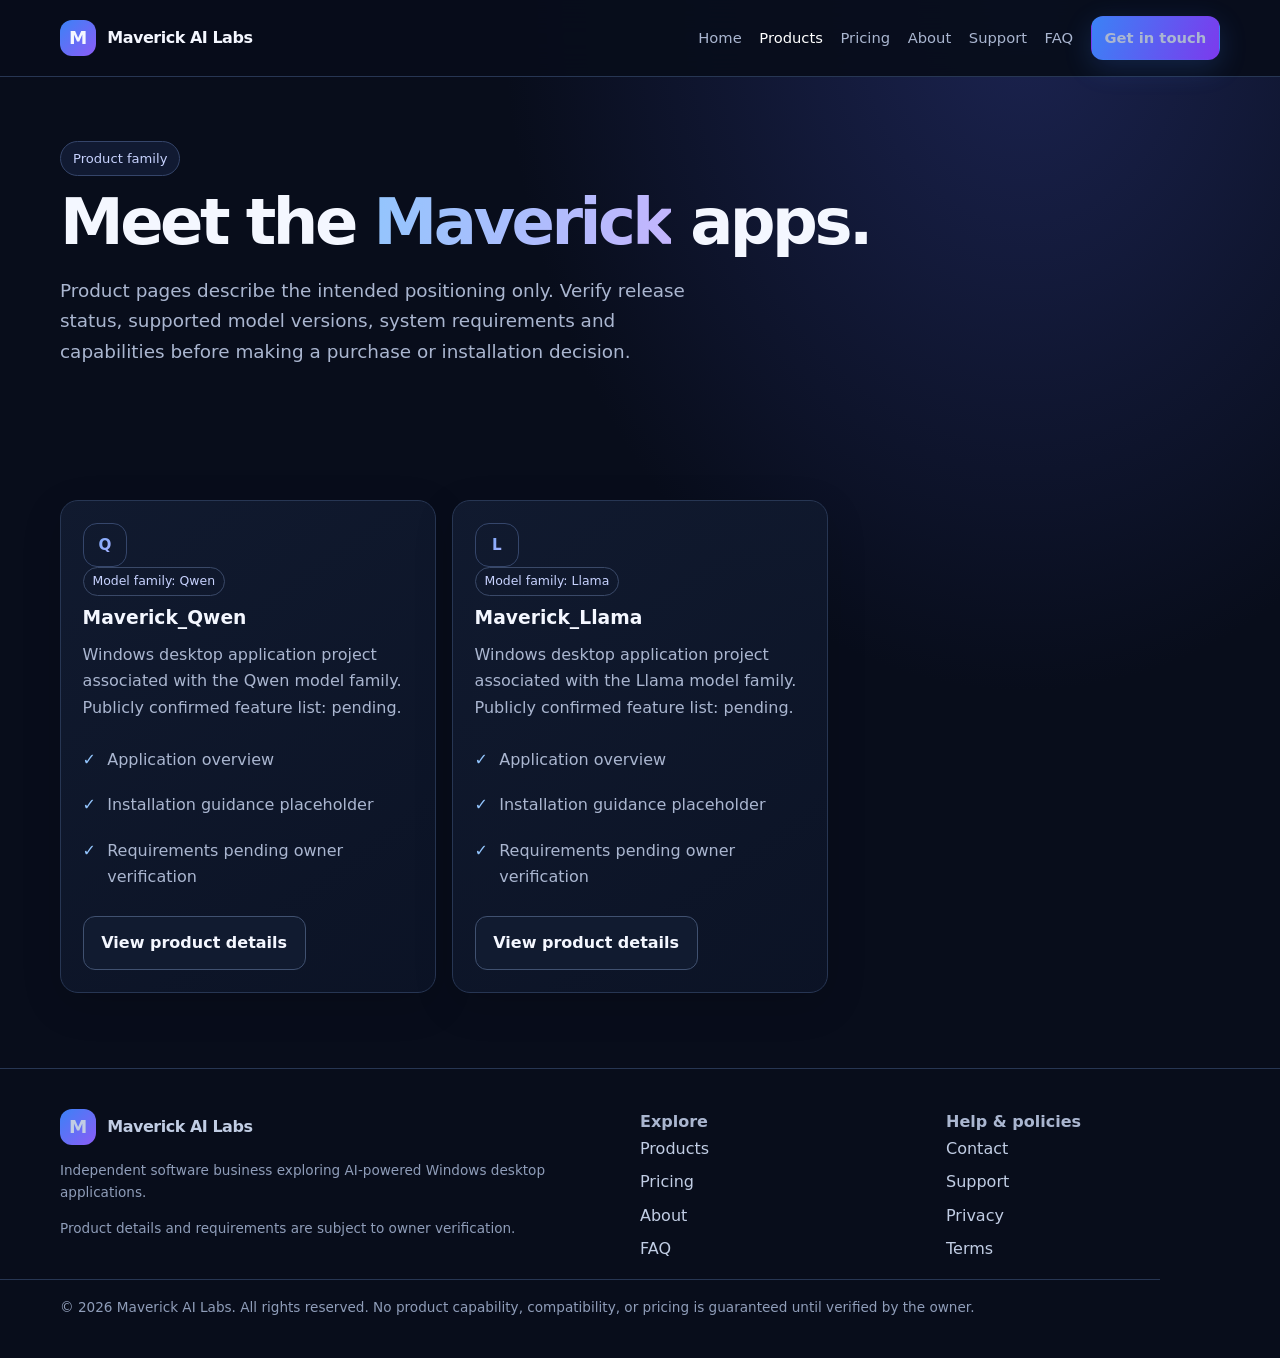
<file: products.html>
<!doctype html>
<html lang="en">
<head>
  <meta charset="utf-8">
  <meta name="viewport" content="width=device-width, initial-scale=1">

  <title>Products | Maverick AI Labs</title>
  <meta name="description" content="Explore Maverick_Qwen and Maverick_Llama, two AI desktop application projects from Maverick AI Labs.">
  <meta name="theme-color" content="#080d1b">

  <meta property="og:type" content="website">
  <meta property="og:title" content="Products | Maverick AI Labs">
  <meta property="og:description" content="Explore Maverick_Qwen and Maverick_Llama, two AI desktop application projects from Maverick AI Labs.">
  <meta property="og:site_name" content="Maverick AI Labs">

  <link rel="icon" href="favicon.svg" type="image/svg+xml">
  <link rel="stylesheet" href="styles.css">
</head>

<body>
  <a class="skip" href="#main">Skip to content</a>

  <header class="site-header">
    <div class="wrap nav">
      <a class="brand" href="index.html">
        <span class="brand-mark" aria-hidden="true">M</span>
        <span>Maverick AI Labs</span>
      </a>

      <button class="menu-toggle" type="button"
        aria-expanded="false" aria-controls="primary-nav">
        Menu
      </button>

      <nav class="nav-links" id="primary-nav" aria-label="Primary navigation">
        <a href="index.html">Home</a>
        <a href="products.html" aria-current="page">Products</a>
        <a href="pricing.html">Pricing</a>
        <a href="about.html">About</a>
        <a href="support.html">Support</a>
        <a href="faq.html">FAQ</a>
        <a class="button primary small" href="contact.html">Get in touch</a>
      </nav>
    </div>
  </header>

  <main id="main">
    <section class="page-hero">
      <div class="wrap">
        <span class="eyebrow">Product family</span>
        <h1>Meet the <span class="gradient">Maverick</span> apps.</h1>
        <p class="lead">
          Product pages describe the intended positioning only. Verify
          release status, supported model versions, system requirements
          and capabilities before making a purchase or installation decision.
        </p>
      </div>
    </section>

    <section class="section">
      <div class="wrap grid">

        <article class="card">
          <div class="iconbox product-symbol">Q</div>
          <span class="tag">Model family: Qwen</span>
          <h3>Maverick_Qwen</h3>
          <p>
            Windows desktop application project associated with the Qwen
            model family. Publicly confirmed feature list: pending.
          </p>
          <ul class="feature-list">
            <li>Application overview</li>
            <li>Installation guidance placeholder</li>
            <li>Requirements pending owner verification</li>
          </ul>
          <a class="button secondary" href="maverick-qwen.html">
            View product details
          </a>
        </article>

        <article class="card">
          <div class="iconbox product-symbol">L</div>
          <span class="tag">Model family: Llama</span>
          <h3>Maverick_Llama</h3>
          <p>
            Windows desktop application project associated with the Llama
            model family. Publicly confirmed feature list: pending.
          </p>
          <ul class="feature-list">
            <li>Application overview</li>
            <li>Installation guidance placeholder</li>
            <li>Requirements pending owner verification</li>
          </ul>
          <a class="button secondary" href="maverick-llama.html">
            View product details
          </a>
        </article>

      </div>
    </section>
  </main>

  <footer class="footer">
    <div class="wrap footer-grid">
      <div>
        <a class="brand" href="index.html">
          <span class="brand-mark" aria-hidden="true">M</span>
          <span>Maverick AI Labs</span>
        </a>
        <p class="tiny">
          Independent software business exploring AI-powered Windows
          desktop applications.
        </p>
        <p class="tiny">
          Product details and requirements are subject to owner verification.
        </p>
      </div>

      <div>
        <strong>Explore</strong>
        <div class="footer-links">
          <a href="products.html">Products</a>
          <a href="pricing.html">Pricing</a>
          <a href="about.html">About</a>
          <a href="faq.html">FAQ</a>
        </div>
      </div>

      <div>
        <strong>Help &amp; policies</strong>
        <div class="footer-links">
          <a href="contact.html">Contact</a>
          <a href="support.html">Support</a>
          <a href="privacy.html">Privacy</a>
          <a href="terms.html">Terms</a>
        </div>
      </div>
    </div>

    <div class="wrap divider"></div>

    <div class="wrap tiny">
      © <span id="year">2026</span> Maverick AI Labs. All rights reserved.
      No product capability, compatibility, or pricing is guaranteed
      until verified by the owner.
    </div>
  </footer>

  <script src="config.js" defer></script>
  <script src="main.js" defer></script>
</body>
</html>
</file>
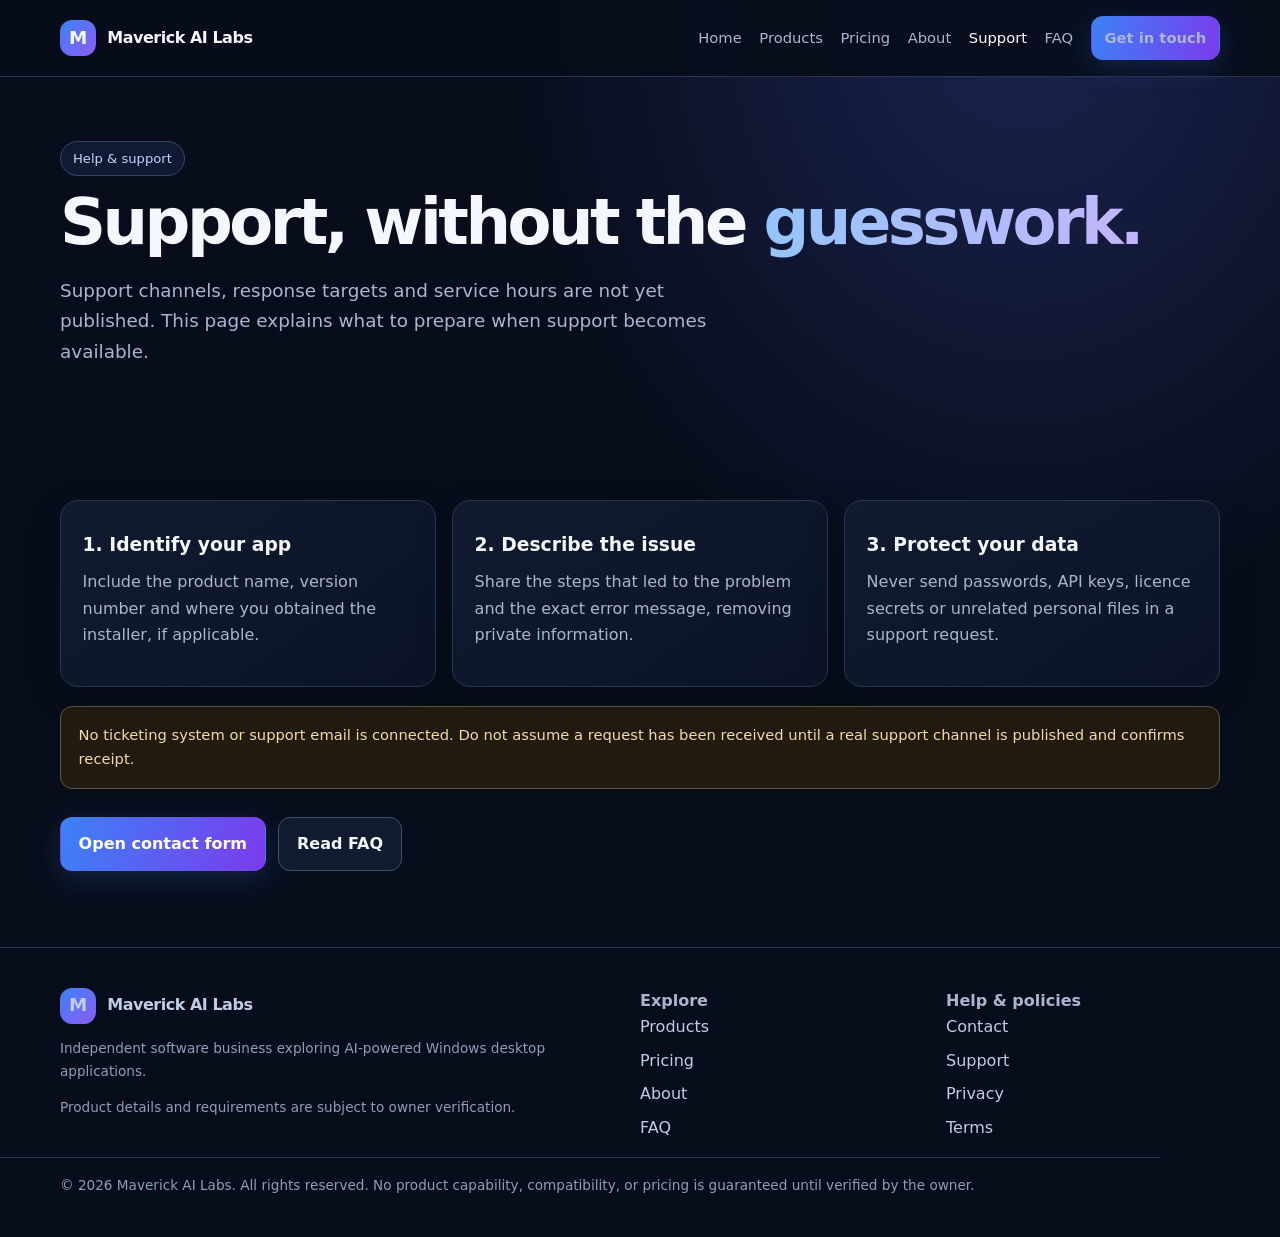
<file: support.html>
<!doctype html>
<html lang="en">
<head>
  <meta charset="utf-8">
  <meta name="viewport" content="width=device-width, initial-scale=1">

  <title>Support | Maverick AI Labs</title>
  <meta name="description" content="Support information for Maverick_Qwen and Maverick_Llama. Contact channels and service commitments must be confirmed.">
  <meta name="theme-color" content="#080d1b">

  <meta property="og:type" content="website">
  <meta property="og:title" content="Support | Maverick AI Labs">
  <meta property="og:description" content="Support information for Maverick_Qwen and Maverick_Llama. Contact channels and service commitments must be confirmed.">
  <meta property="og:site_name" content="Maverick AI Labs">

  <link rel="icon" href="favicon.svg" type="image/svg+xml">
  <link rel="stylesheet" href="styles.css">
</head>

<body>
  <a class="skip" href="#main">Skip to content</a>

  <header class="site-header">
    <div class="wrap nav">
      <a class="brand" href="index.html">
        <span class="brand-mark" aria-hidden="true">M</span>
        <span>Maverick AI Labs</span>
      </a>

      <button class="menu-toggle" type="button"
        aria-expanded="false" aria-controls="primary-nav">
        Menu
      </button>

      <nav class="nav-links" id="primary-nav" aria-label="Primary navigation">
        <a href="index.html">Home</a>
        <a href="products.html">Products</a>
        <a href="pricing.html">Pricing</a>
        <a href="about.html">About</a>
        <a href="support.html" aria-current="page">Support</a>
        <a href="faq.html">FAQ</a>
        <a class="button primary small" href="contact.html">Get in touch</a>
      </nav>
    </div>
  </header>

  <main id="main">
    <section class="page-hero">
      <div class="wrap">
        <span class="eyebrow">Help &amp; support</span>
        <h1>Support, without the <span class="gradient">guesswork.</span></h1>
        <p class="lead">
          Support channels, response targets and service hours are not yet
          published. This page explains what to prepare when support becomes available.
        </p>
      </div>
    </section>

    <section class="section">
      <div class="wrap grid">
        <article class="card">
          <h3>1. Identify your app</h3>
          <p>
            Include the product name, version number and where you obtained
            the installer, if applicable.
          </p>
        </article>

        <article class="card">
          <h3>2. Describe the issue</h3>
          <p>
            Share the steps that led to the problem and the exact error
            message, removing private information.
          </p>
        </article>

        <article class="card">
          <h3>3. Protect your data</h3>
          <p>
            Never send passwords, API keys, licence secrets or unrelated
            personal files in a support request.
          </p>
        </article>
      </div>

      <div class="wrap support-actions">
        <div class="notice">
          No ticketing system or support email is connected. Do not assume
          a request has been received until a real support channel is
          published and confirms receipt.
        </div>

        <div class="actions">
          <a class="button primary" href="contact.html">Open contact form</a>
          <a class="button secondary" href="faq.html">Read FAQ</a>
        </div>
      </div>
    </section>
  </main>

  <footer class="footer">
    <div class="wrap footer-grid">
      <div>
        <a class="brand" href="index.html">
          <span class="brand-mark" aria-hidden="true">M</span>
          <span>Maverick AI Labs</span>
        </a>
        <p class="tiny">
          Independent software business exploring AI-powered Windows
          desktop applications.
        </p>
        <p class="tiny">
          Product details and requirements are subject to owner verification.
        </p>
      </div>

      <div>
        <strong>Explore</strong>
        <div class="footer-links">
          <a href="products.html">Products</a>
          <a href="pricing.html">Pricing</a>
          <a href="about.html">About</a>
          <a href="faq.html">FAQ</a>
        </div>
      </div>

      <div>
        <strong>Help &amp; policies</strong>
        <div class="footer-links">
          <a href="contact.html">Contact</a>
          <a href="support.html">Support</a>
          <a href="privacy.html">Privacy</a>
          <a href="terms.html">Terms</a>
        </div>
      </div>
    </div>

    <div class="wrap divider"></div>

    <div class="wrap tiny">
      © <span id="year">2026</span> Maverick AI Labs. All rights reserved.
      No product capability, compatibility, or pricing is guaranteed
      until verified by the owner.
    </div>
  </footer>

  <script src="config.js" defer></script>
  <script src="main.js" defer></script>
</body>
</html>
</file>
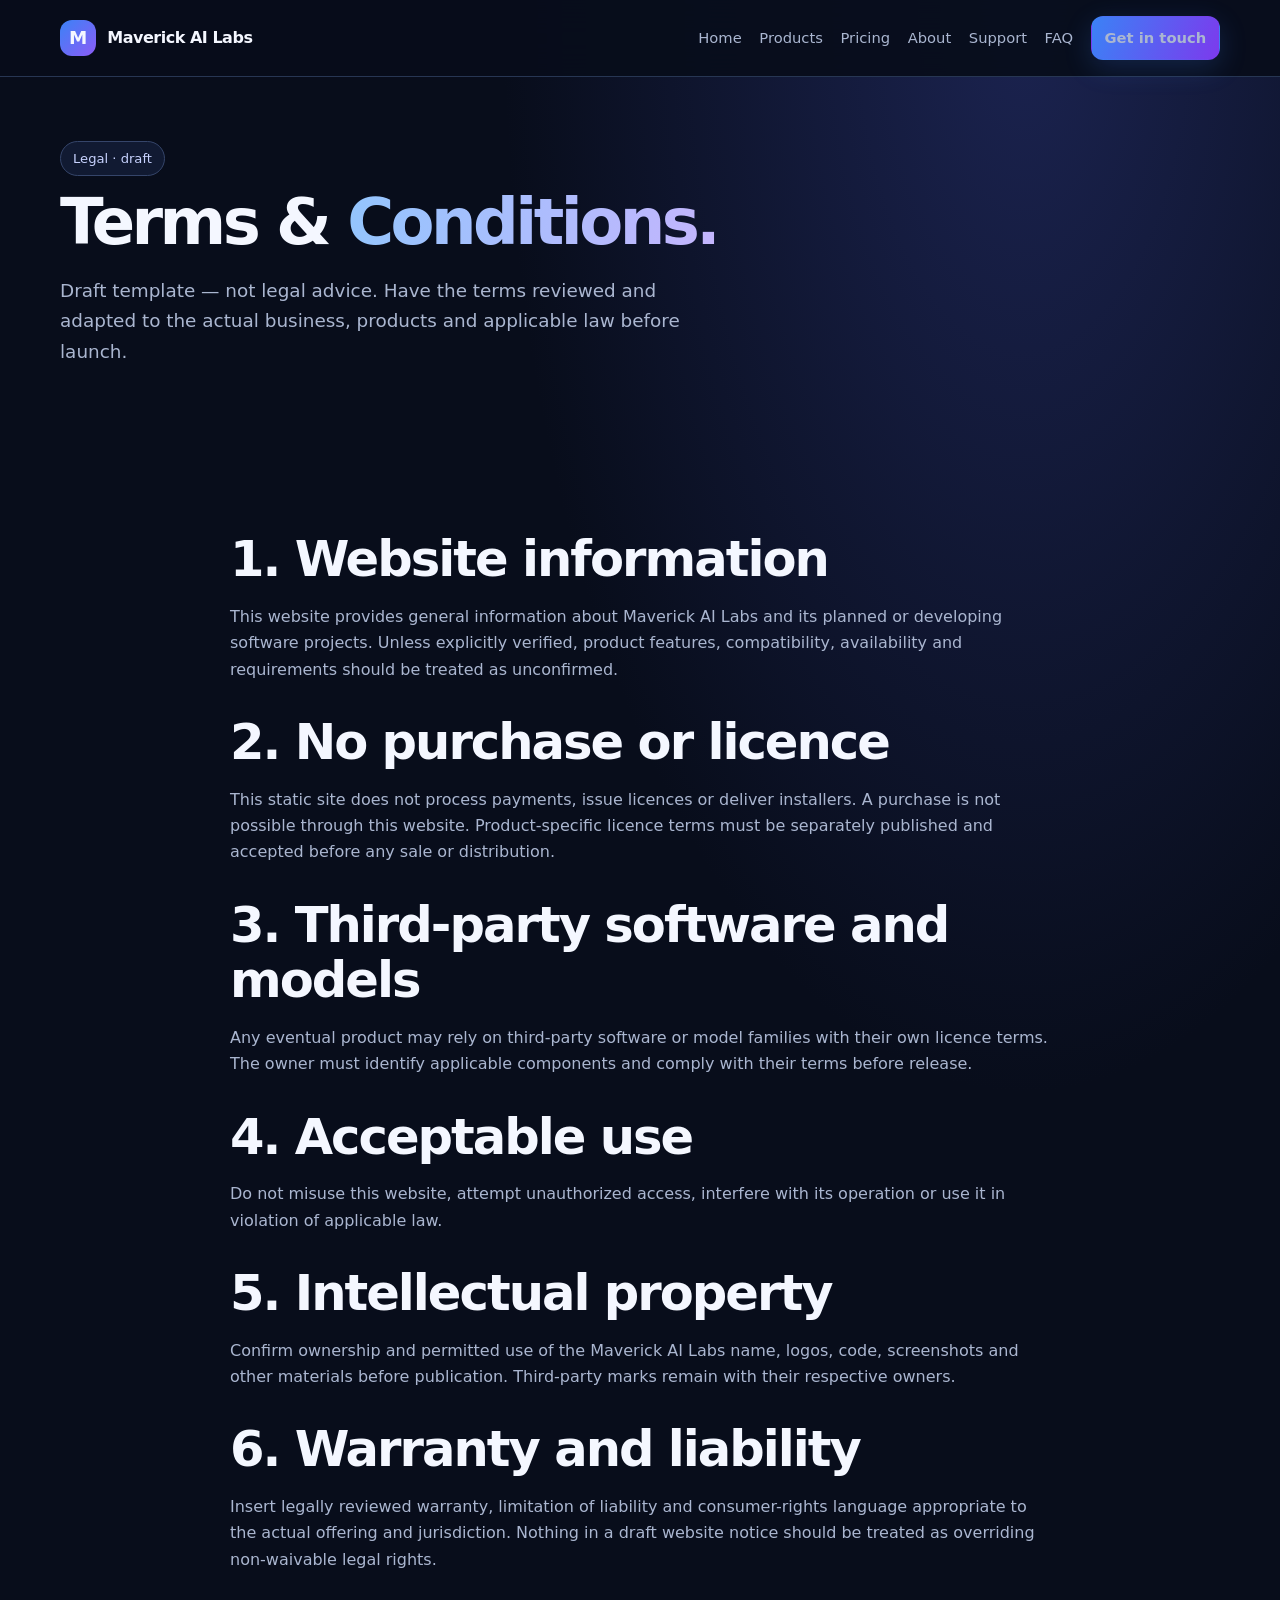
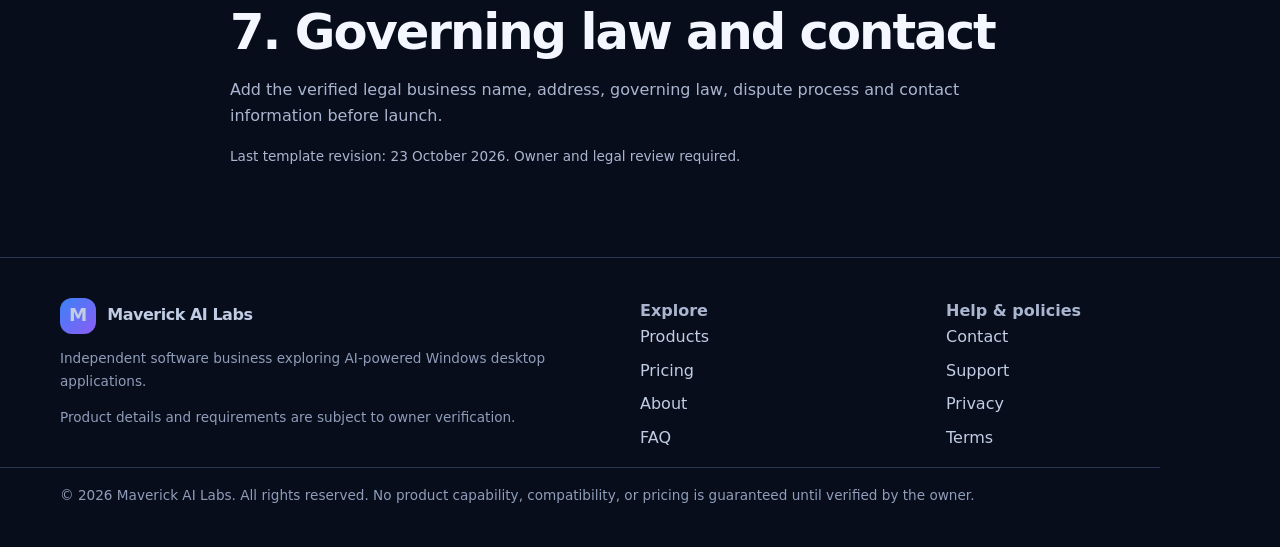
<file: terms.html>
<!doctype html>
<html lang="en">
<head>
  <meta charset="utf-8">
  <meta name="viewport" content="width=device-width, initial-scale=1">

  <title>Terms and Conditions | Maverick AI Labs</title>
  <meta name="description" content="Draft terms and conditions for the Maverick AI Labs website. Product and legal terms require owner verification.">
  <meta name="theme-color" content="#080d1b">

  <meta property="og:type" content="website">
  <meta property="og:title" content="Terms and Conditions | Maverick AI Labs">
  <meta property="og:description" content="Draft terms and conditions for the Maverick AI Labs website. Product and legal terms require owner verification.">
  <meta property="og:site_name" content="Maverick AI Labs">

  <link rel="icon" href="favicon.svg" type="image/svg+xml">
  <link rel="stylesheet" href="styles.css">
</head>

<body>
  <a class="skip" href="#main">Skip to content</a>

  <header class="site-header">
    <div class="wrap nav">
      <a class="brand" href="index.html">
        <span class="brand-mark" aria-hidden="true">M</span>
        <span>Maverick AI Labs</span>
      </a>

      <button class="menu-toggle" type="button"
        aria-expanded="false" aria-controls="primary-nav">
        Menu
      </button>

      <nav class="nav-links" id="primary-nav" aria-label="Primary navigation">
        <a href="index.html">Home</a>
        <a href="products.html">Products</a>
        <a href="pricing.html">Pricing</a>
        <a href="about.html">About</a>
        <a href="support.html">Support</a>
        <a href="faq.html">FAQ</a>
        <a class="button primary small" href="contact.html">Get in touch</a>
      </nav>
    </div>
  </header>

  <main id="main">
    <section class="page-hero">
      <div class="wrap">
        <span class="eyebrow">Legal · draft</span>
        <h1>Terms &amp; <span class="gradient">Conditions.</span></h1>
        <p class="lead">
          Draft template — not legal advice. Have the terms reviewed and
          adapted to the actual business, products and applicable law before launch.
        </p>
      </div>
    </section>

    <section class="section">
      <div class="wrap content">
        <h2>1. Website information</h2>
        <p>
          This website provides general information about Maverick AI Labs
          and its planned or developing software projects. Unless explicitly
          verified, product features, compatibility, availability and
          requirements should be treated as unconfirmed.
        </p>

        <h2>2. No purchase or licence</h2>
        <p>
          This static site does not process payments, issue licences or
          deliver installers. A purchase is not possible through this website.
          Product-specific licence terms must be separately published and
          accepted before any sale or distribution.
        </p>

        <h2>3. Third-party software and models</h2>
        <p>
          Any eventual product may rely on third-party software or model
          families with their own licence terms. The owner must identify
          applicable components and comply with their terms before release.
        </p>

        <h2>4. Acceptable use</h2>
        <p>
          Do not misuse this website, attempt unauthorized access, interfere
          with its operation or use it in violation of applicable law.
        </p>

        <h2>5. Intellectual property</h2>
        <p>
          Confirm ownership and permitted use of the Maverick AI Labs name,
          logos, code, screenshots and other materials before publication.
          Third-party marks remain with their respective owners.
        </p>

        <h2>6. Warranty and liability</h2>
        <p>
          Insert legally reviewed warranty, limitation of liability and
          consumer-rights language appropriate to the actual offering and
          jurisdiction. Nothing in a draft website notice should be treated
          as overriding non-waivable legal rights.
        </p>

        <h2>7. Governing law and contact</h2>
        <p>
          Add the verified legal business name, address, governing law,
          dispute process and contact information before launch.
        </p>

        <p class="tiny">
          Last template revision: 23 October 2026. Owner and legal review required.
        </p>
      </div>
    </section>
  </main>

  <footer class="footer">
    <div class="wrap footer-grid">
      <div>
        <a class="brand" href="index.html">
          <span class="brand-mark" aria-hidden="true">M</span>
          <span>Maverick AI Labs</span>
        </a>
        <p class="tiny">
          Independent software business exploring AI-powered Windows
          desktop applications.
        </p>
        <p class="tiny">
          Product details and requirements are subject to owner verification.
        </p>
      </div>

      <div>
        <strong>Explore</strong>
        <div class="footer-links">
          <a href="products.html">Products</a>
          <a href="pricing.html">Pricing</a>
          <a href="about.html">About</a>
          <a href="faq.html">FAQ</a>
        </div>
      </div>

      <div>
        <strong>Help &amp; policies</strong>
        <div class="footer-links">
          <a href="contact.html">Contact</a>
          <a href="support.html">Support</a>
          <a href="privacy.html">Privacy</a>
          <a href="terms.html">Terms</a>
        </div>
      </div>
    </div>

    <div class="wrap divider"></div>

    <div class="wrap tiny">
      © <span id="year">2026</span> Maverick AI Labs. All rights reserved.
      No product capability, compatibility, or pricing is guaranteed
      until verified by the owner.
    </div>
  </footer>

  <script src="config.js" defer></script>
  <script src="main.js" defer></script>
</body>
</html>
</file>
<file: styles.css>
:root{color-scheme:dark;--bg:#080d1b;--panel:#101a30;--panel2:#0c1427;--text:#f4f7ff;--muted:#aab6d0;--blue:#60a5fa;--violet:#a78bfa;--line:#273653;--max:1160px;font-family:Inter,ui-sans-serif,system-ui,-apple-system,BlinkMacSystemFont,"Segoe UI",sans-serif}
*{box-sizing:border-box}html{scroll-behavior:smooth}body{margin:0;background:radial-gradient(ellipse at 80% 0%,#1b2350 0,transparent 36%),var(--bg);color:var(--text);line-height:1.65}a{color:var(--blue);text-underline-offset:4px}a:hover{color:#c4b5fd}button,input,textarea,select{font:inherit}button,a,.button{touch-action:manipulation}.wrap{width:min(var(--max),calc(100% - 2rem));margin:auto}.skip{position:absolute;left:-999px;top:1rem;background:#fff;color:#000;padding:.7rem;z-index:20}.skip:focus{left:1rem}.site-header{position:sticky;top:0;z-index:10;background:#080d1beF;backdrop-filter:blur(18px);border-bottom:1px solid #273653}.nav{min-height:76px;display:flex;align-items:center;justify-content:space-between;gap:1rem}.brand{display:flex;gap:.7rem;align-items:center;text-decoration:none;color:var(--text);font-weight:800;letter-spacing:-.03em}.brand-mark{display:grid;place-items:center;width:36px;height:36px;border-radius:12px;background:linear-gradient(135deg,#3b82f6,#8b5cf6);font-size:1.15rem}.nav-links{display:flex;align-items:center;gap:1.1rem}.nav-links a{font-size:.92rem;color:var(--muted);text-decoration:none}.nav-links a:hover,.nav-links a[aria-current=page]{color:#fff}.menu-toggle{display:none;background:transparent;color:#fff;border:1px solid var(--line);padding:.5rem .75rem;border-radius:10px}.button{display:inline-flex;align-items:center;justify-content:center;gap:.5rem;border:1px solid transparent;border-radius:12px;padding:.8rem 1.1rem;font-weight:700;text-decoration:none;cursor:pointer}.primary{background:linear-gradient(110deg,#3b82f6,#7c3aed);color:white;box-shadow:0 8px 28px #3b82f633}.secondary{border-color:#405170;background:#111b30;color:#f4f7ff}.small{padding:.55rem .8rem;font-size:.9rem}.hero{padding:6.2rem 0 4.5rem}.eyebrow{display:inline-flex;align-items:center;gap:.5rem;border:1px solid #35456a;border-radius:999px;padding:.35rem .75rem;color:#c7d2fe;background:#111a32;font-size:.82rem}.dot{width:7px;height:7px;background:#60a5fa;border-radius:50%;box-shadow:0 0 14px #60a5fa}.hero-grid{display:grid;grid-template-columns:1.08fr .92fr;align-items:center;gap:3rem}.hero h1{font-size:clamp(2.7rem,6vw,5.1rem);line-height:1.03;letter-spacing:-.065em;margin:1.3rem 0}.gradient{background:linear-gradient(100deg,#93c5fd,#c4b5fd);-webkit-background-clip:text;background-clip:text;color:transparent}.lead{font-size:1.15rem;color:var(--muted);max-width:650px}.actions{display:flex;gap:.8rem;flex-wrap:wrap;margin-top:1.8rem}.micro{color:#8f9db9;font-size:.88rem;margin-top:1rem}.mock-window{border:1px solid #39496b;border-radius:20px;background:linear-gradient(145deg,#121d35,#0b1122);box-shadow:0 30px 90px #0008;overflow:hidden;transform:rotate(1deg)}.window-bar{display:flex;gap:7px;padding:1rem;border-bottom:1px solid #273653;align-items:center}.window-bar i{width:8px;height:8px;border-radius:50%;background:#53627e}.window-title{margin-left:auto;color:#aab6d0;font-size:.78rem}.mock-body{padding:1.4rem}.mock-label{font-size:.76rem;text-transform:uppercase;letter-spacing:.12em;color:#91a4c9}.mock-body h3{margin:.25rem 0 1rem}.chat{padding:1rem;border:1px solid #2b3a58;border-radius:12px;background:#101a30;color:#c8d3e8;font-size:.92rem}.chat.answer{margin-top:.8rem;border-color:#3c4c8a;background:#151b3d}.section{padding:4.7rem 0}.section.alt{background:#0a1122;border-block:1px solid #1d2a43}.section-head{max-width:720px;margin-bottom:2rem}.section h2{font-size:clamp(2rem,4vw,3.1rem);line-height:1.12;letter-spacing:-.04em;margin:.6rem 0 1rem}.muted{color:var(--muted)}.grid{display:grid;grid-template-columns:repeat(3,1fr);gap:1rem}.card{border:1px solid #273653;border-radius:18px;padding:1.35rem;background:linear-gradient(145deg,#121c32dd,#0c1427dd);box-shadow:0 12px 40px #0002}.card h3{margin:.45rem 0}.card p{color:var(--muted);margin:.5rem 0 1rem}.iconbox{width:44px;height:44px;display:grid;place-items:center;border-radius:14px;background:#1b2a4a;border:1px solid #35466b;font-size:1.2rem}.product-symbol{font-weight:900;font-size:.95rem;letter-spacing:-.04em;background:linear-gradient(130deg,#60a5fa,#c4b5fd);-webkit-background-clip:text;background-clip:text;color:transparent}.split{display:grid;grid-template-columns:1fr 1fr;gap:2rem;align-items:center}.feature-list{padding:0;list-style:none}.feature-list li{padding:.6rem 0;color:var(--muted);display:flex;gap:.7rem}.feature-list li:before{content:"✓";color:#93c5fd;font-weight:900}.notice{border:1px solid #62553b;background:#211b12;color:#f5dba7;padding:1rem 1.1rem;border-radius:12px;font-size:.92rem}.page-hero{padding:4rem 0 2.5rem}.page-hero h1{font-size:clamp(2.5rem,5vw,4rem);letter-spacing:-.055em;line-height:1.1;margin:.7rem 0}.content{max-width:820px}.content h2{margin-top:2rem}.content p,.content li{color:var(--muted)}.content h3{margin-top:1.5rem}.form{display:grid;gap:1rem}.field{display:grid;gap:.4rem}.field label{font-weight:650}.field input,.field textarea,.field select{width:100%;background:#080f20;border:1px solid #3a4968;color:#fff;padding:.8rem .9rem;border-radius:10px}.field input:focus,.field textarea:focus,.field select:focus,button:focus-visible,a:focus-visible{outline:3px solid #93c5fd;outline-offset:3px}.field textarea{min-height:140px;resize:vertical}.form-status{padding:.8rem;border-radius:10px;background:#101a30;border:1px solid #3a4968}.faq-item{border-bottom:1px solid #273653;padding:1rem 0}.faq-item summary{font-weight:700;cursor:pointer}.footer{border-top:1px solid #273653;padding:2.5rem 0;color:var(--muted)}.footer-grid{display:grid;grid-template-columns:2fr 1fr 1fr;gap:2rem}.footer a{color:#c1cde4;text-decoration:none}.footer-links{display:grid;gap:.45rem}.tiny{font-size:.85rem;color:#8f9db9}.tag{display:inline-block;border:1px solid #3a4968;border-radius:999px;padding:.2rem .55rem;font-size:.78rem;color:#c7d2fe}.price{font-size:2rem;font-weight:800;letter-spacing:-.04em}.divider{height:1px;background:#273653;margin:1rem 0}
@media(max-width:900px){.hero-grid,.split{grid-template-columns:1fr}.mock-window{transform:none}.grid{grid-template-columns:repeat(2,1fr)}.nav-links{gap:.7rem}.nav-links a{font-size:.85rem}}
@media(max-width:680px){.nav{min-height:68px}.menu-toggle{display:block}.nav-links{display:none;position:absolute;top:68px;left:0;right:0;background:#080d1b;border-bottom:1px solid #273653;padding:1rem;flex-direction:column;align-items:stretch}.nav-links.open{display:flex}.nav-links a{padding:.45rem}.nav-links .button{align-self:flex-start}.hero{padding:4rem 0 3rem}.grid{grid-template-columns:1fr}.footer-grid{grid-template-columns:1fr}.section{padding:3.4rem 0}.wrap{width:min(var(--max),calc(100% - 1.3rem))}}
@media(prefers-reduced-motion:reduce){*,*::before,*::after{scroll-behavior:auto!important;animation-duration:.01ms!important;animation-iteration-count:1!important;transition-duration:.01ms!important}}

.support-actions{margin-top:1.2rem}
</file>
